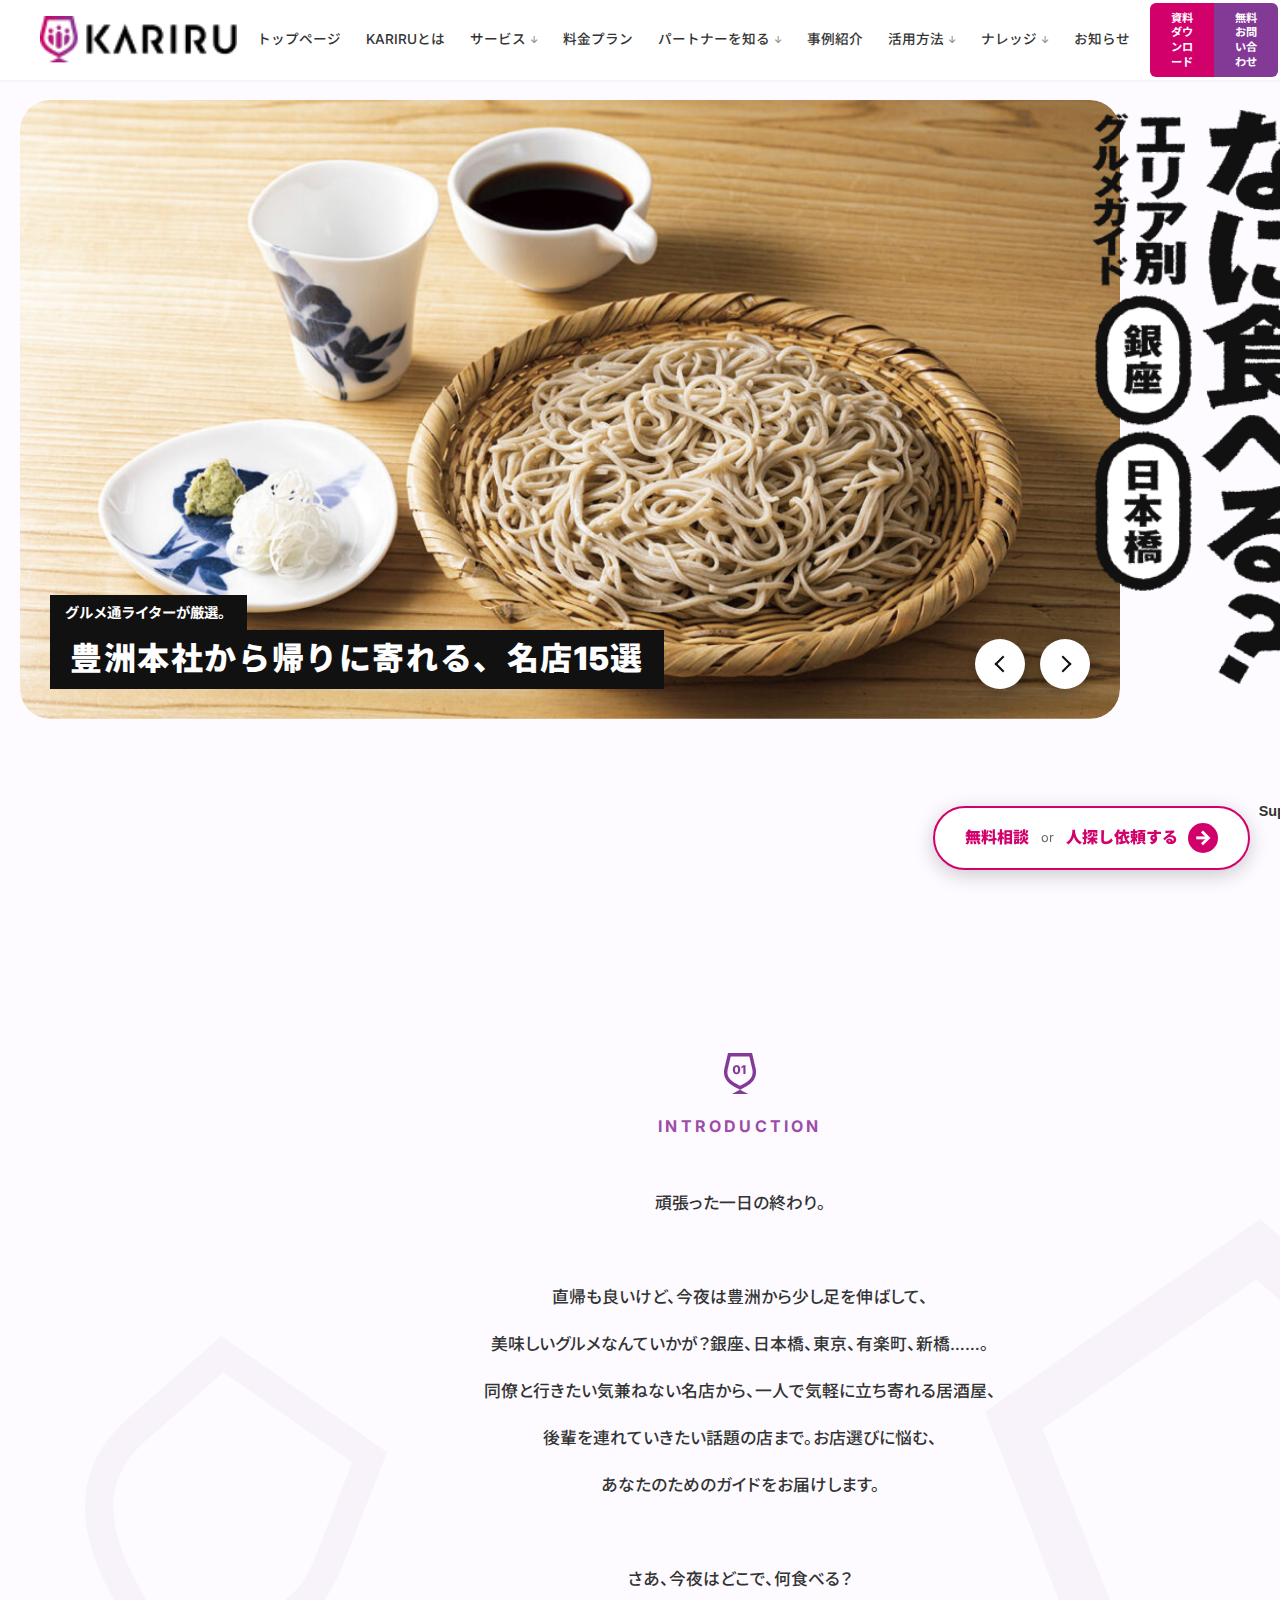
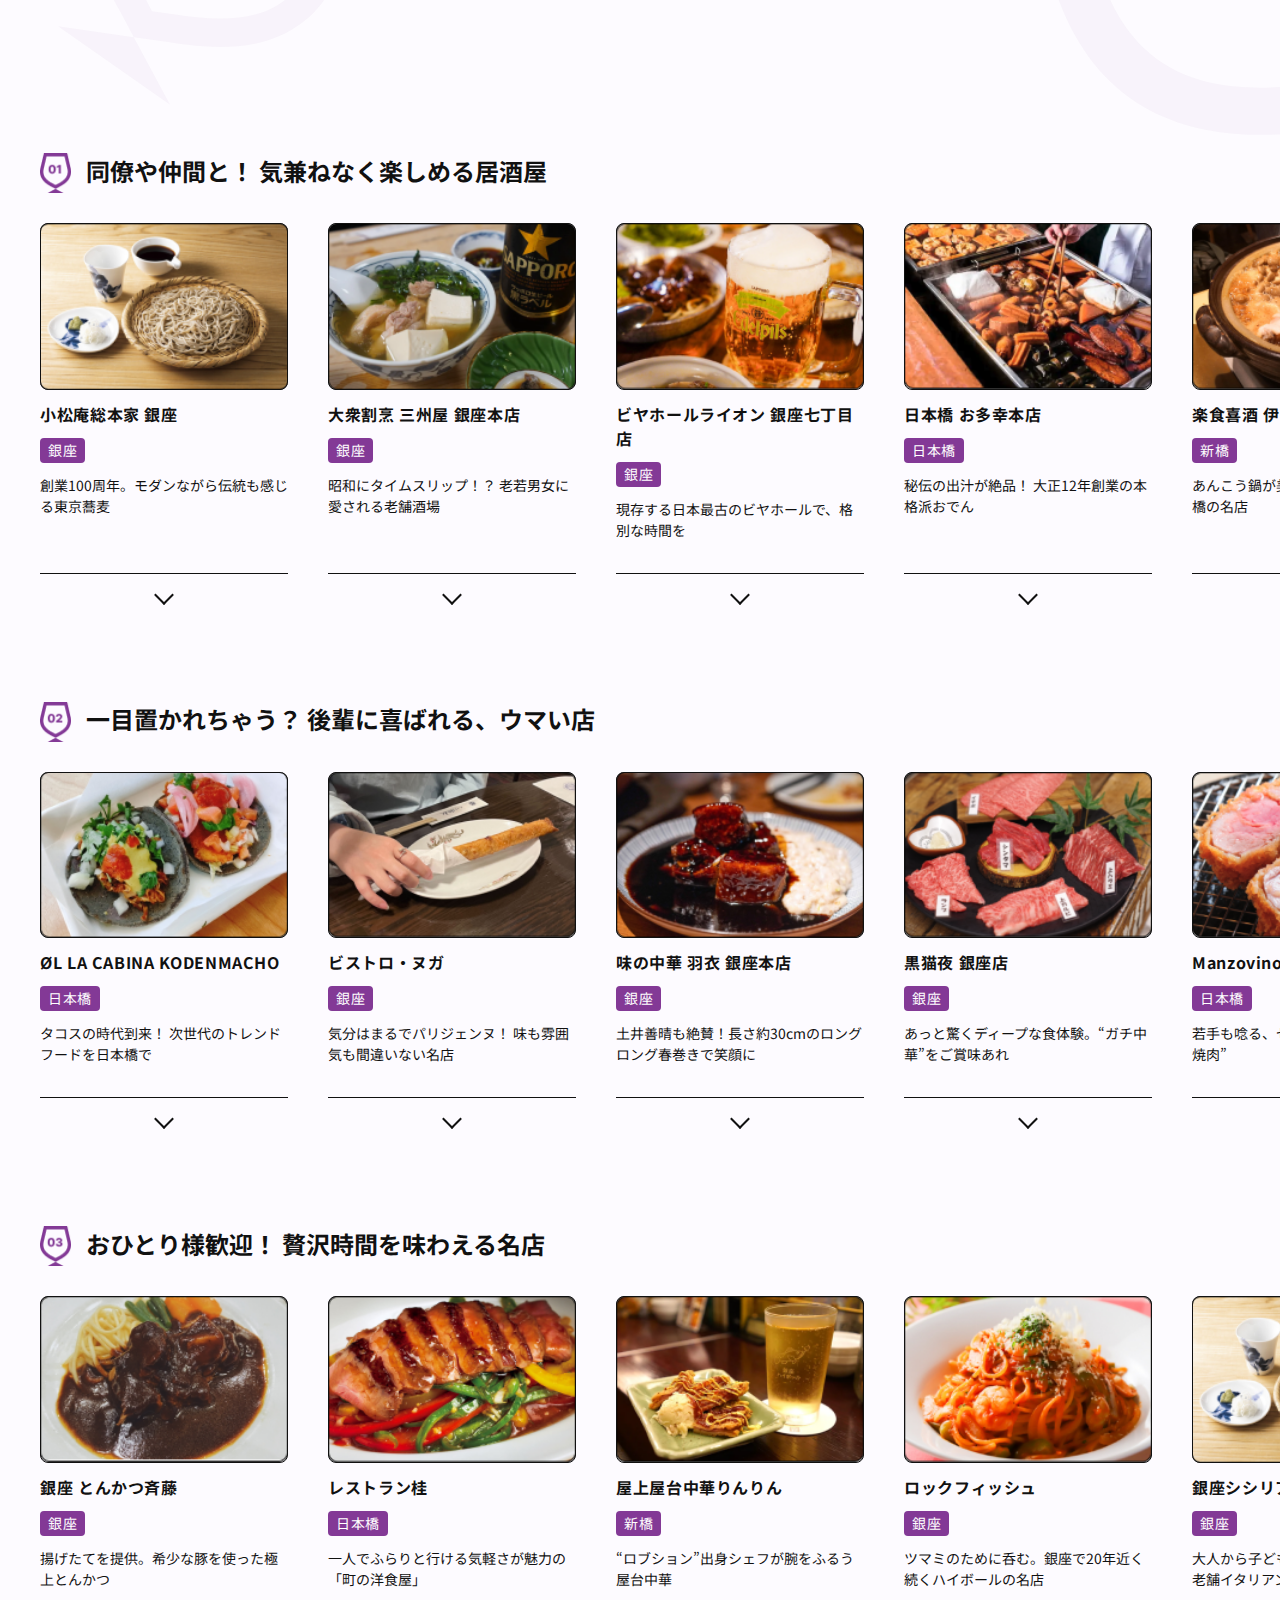
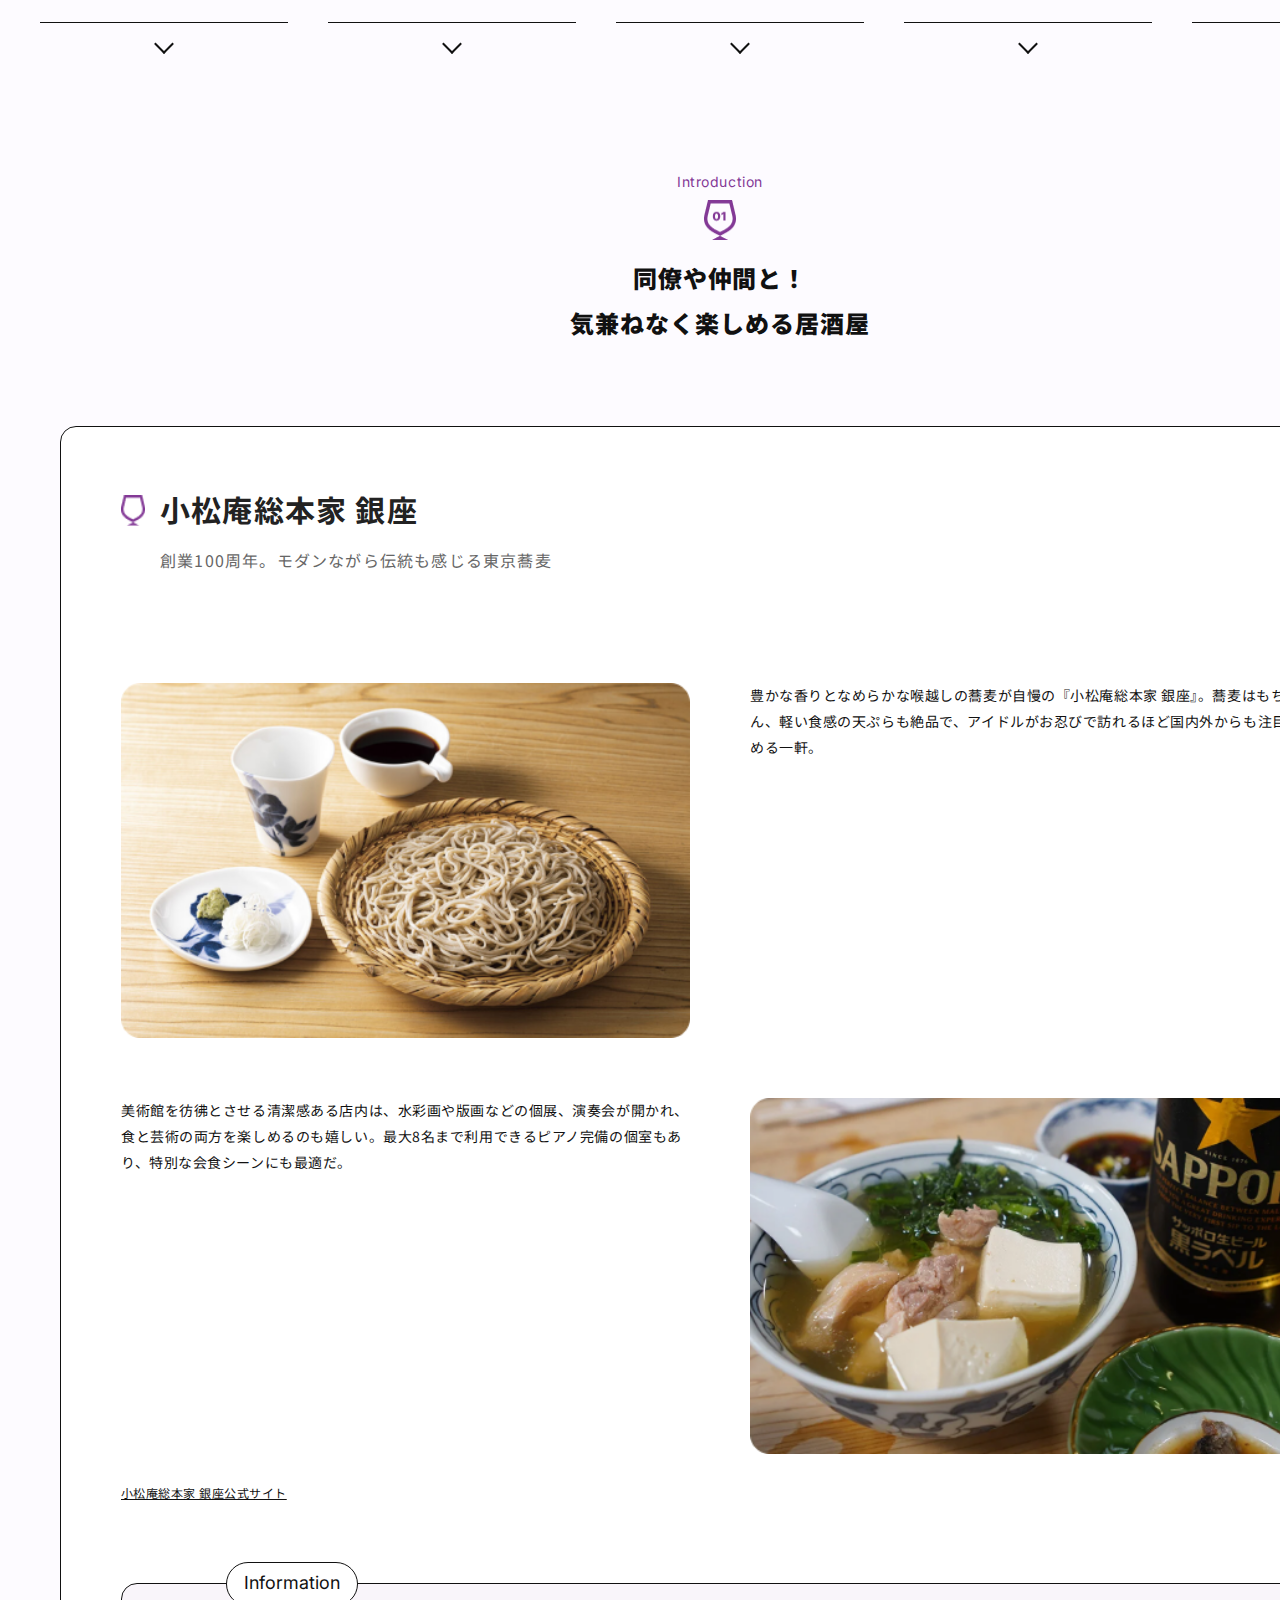
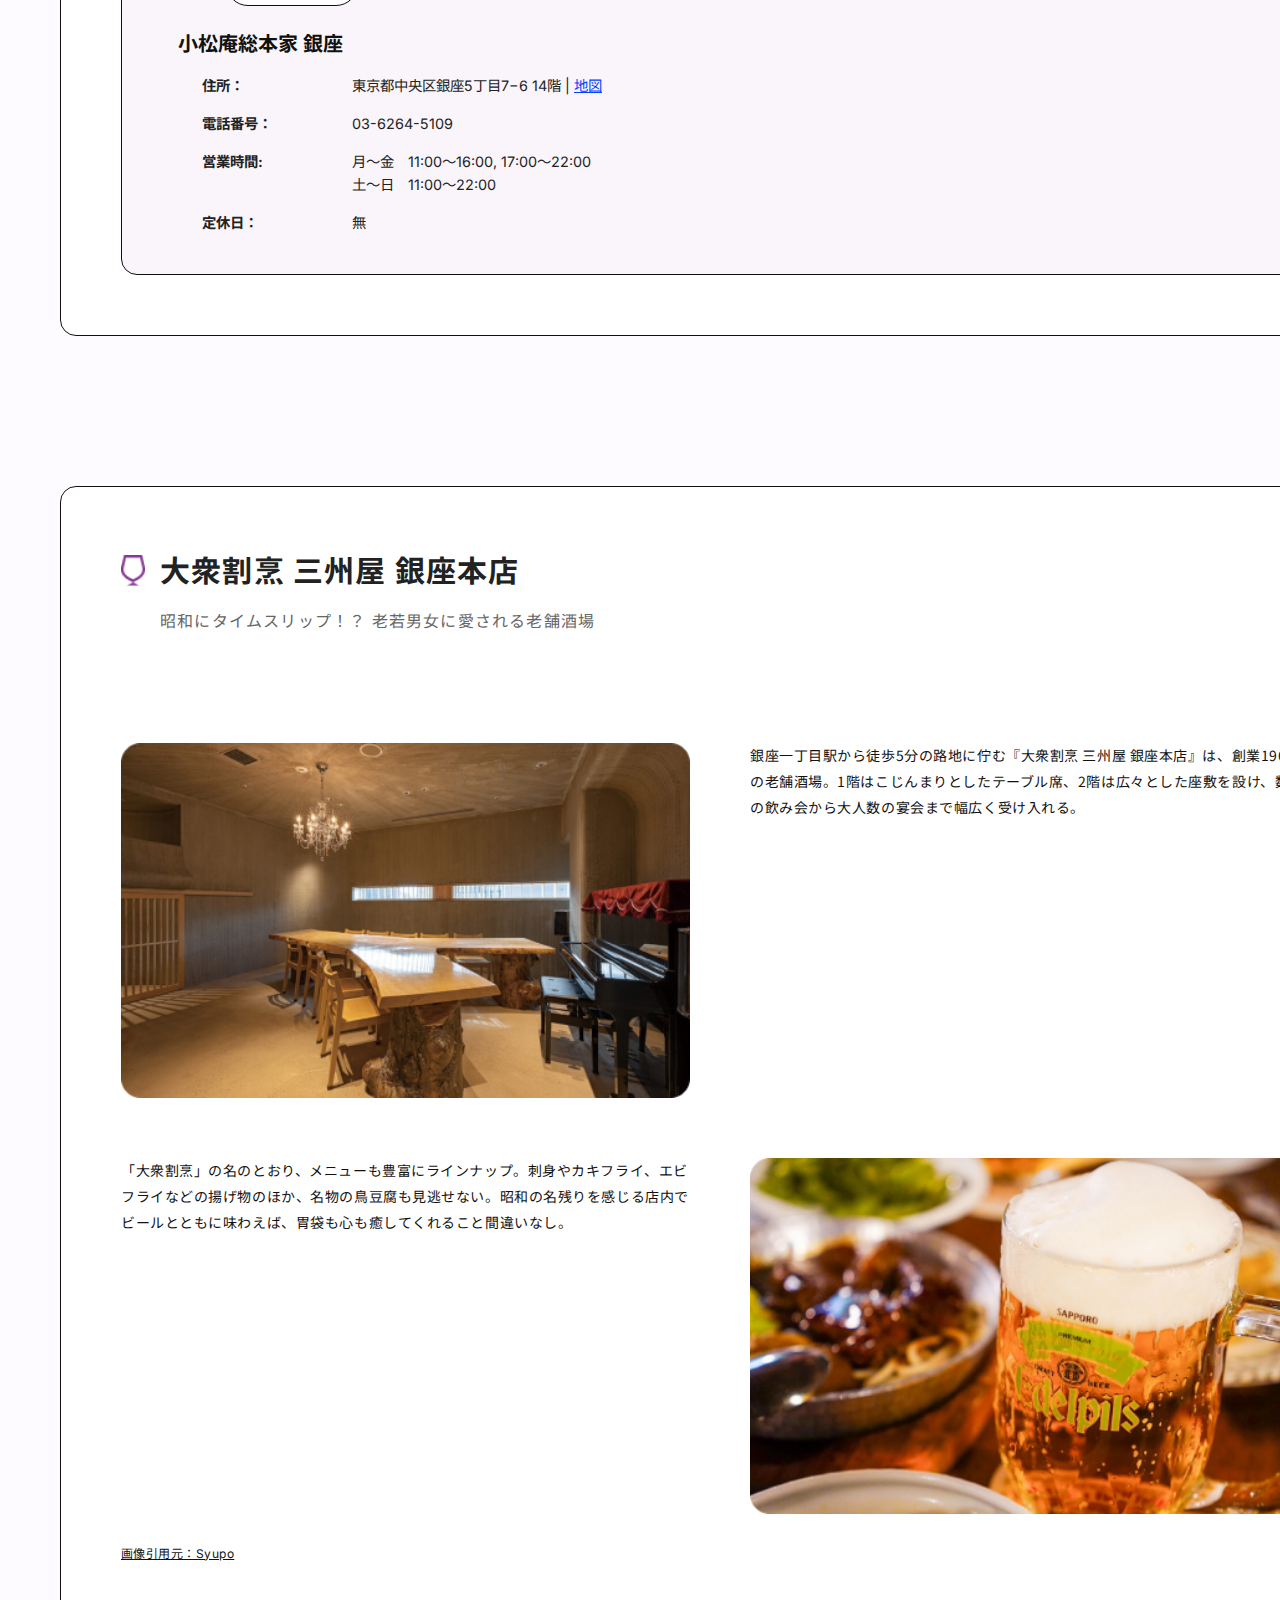
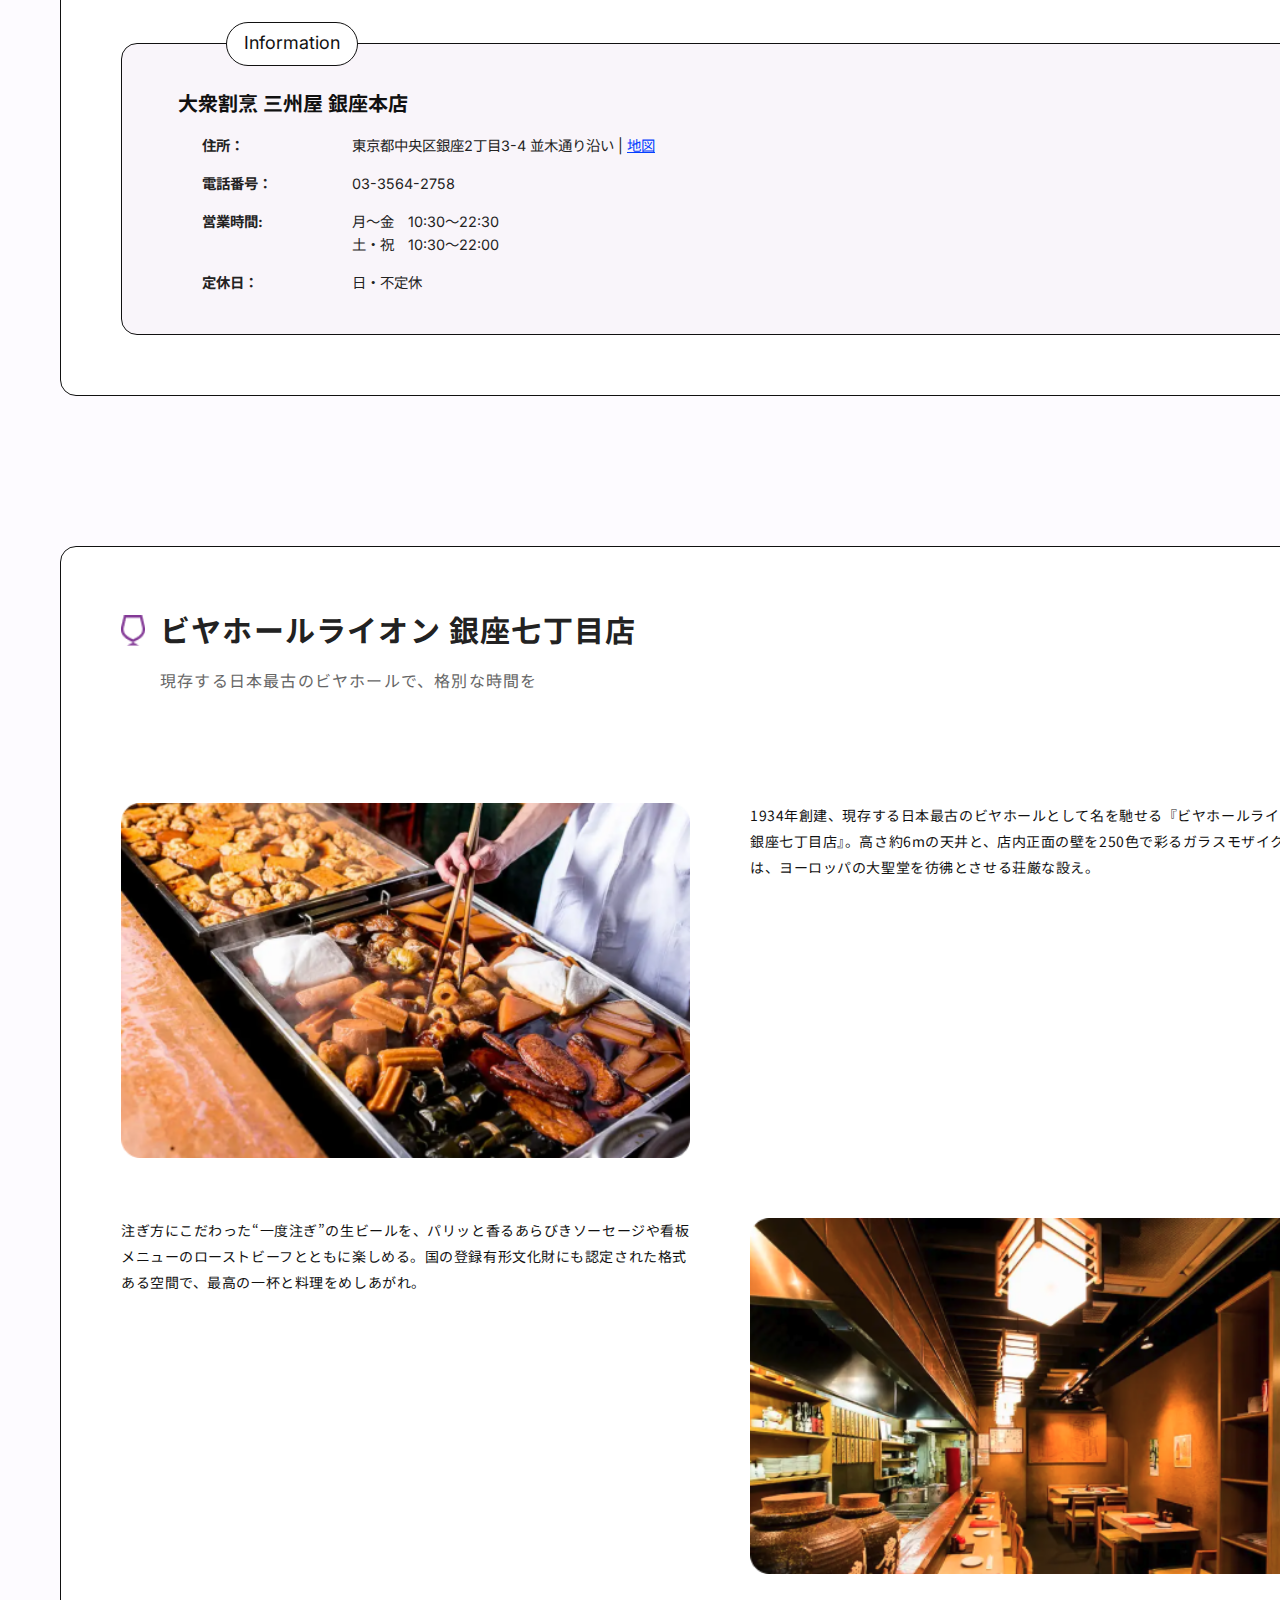
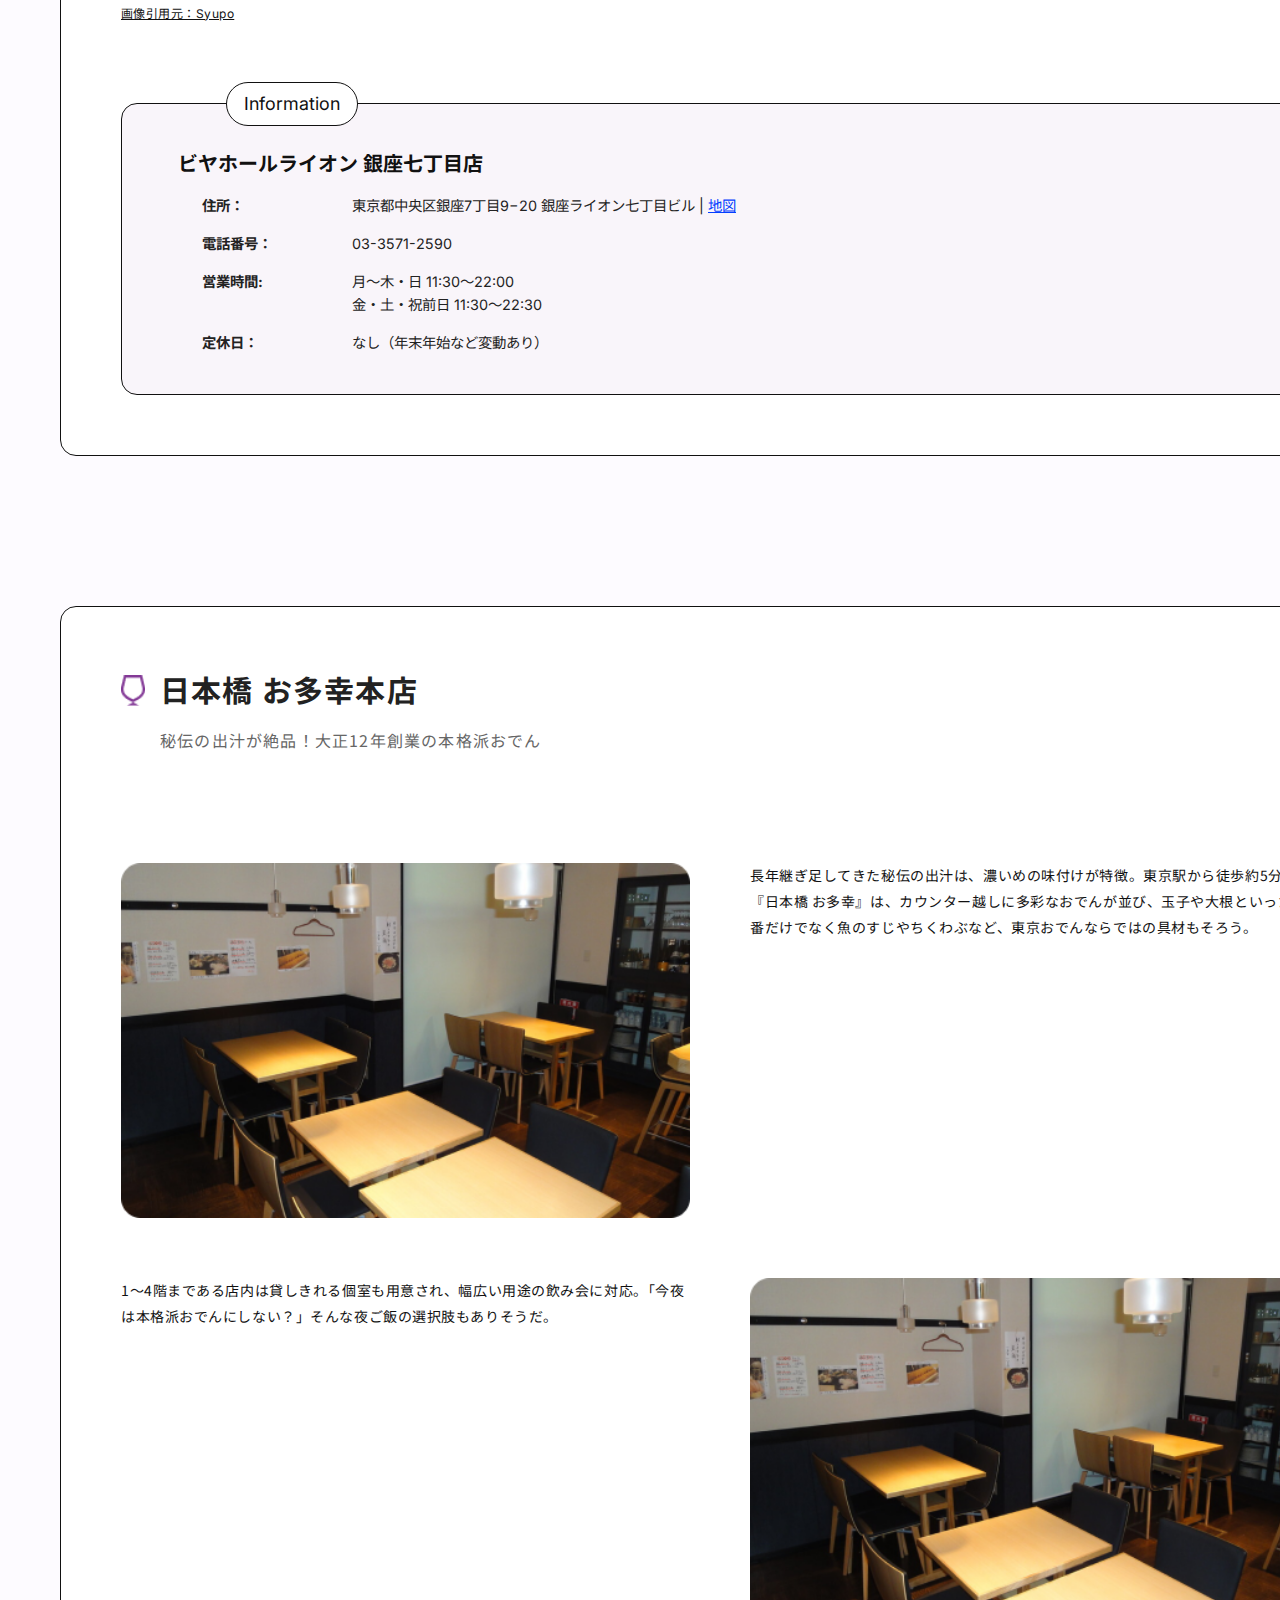
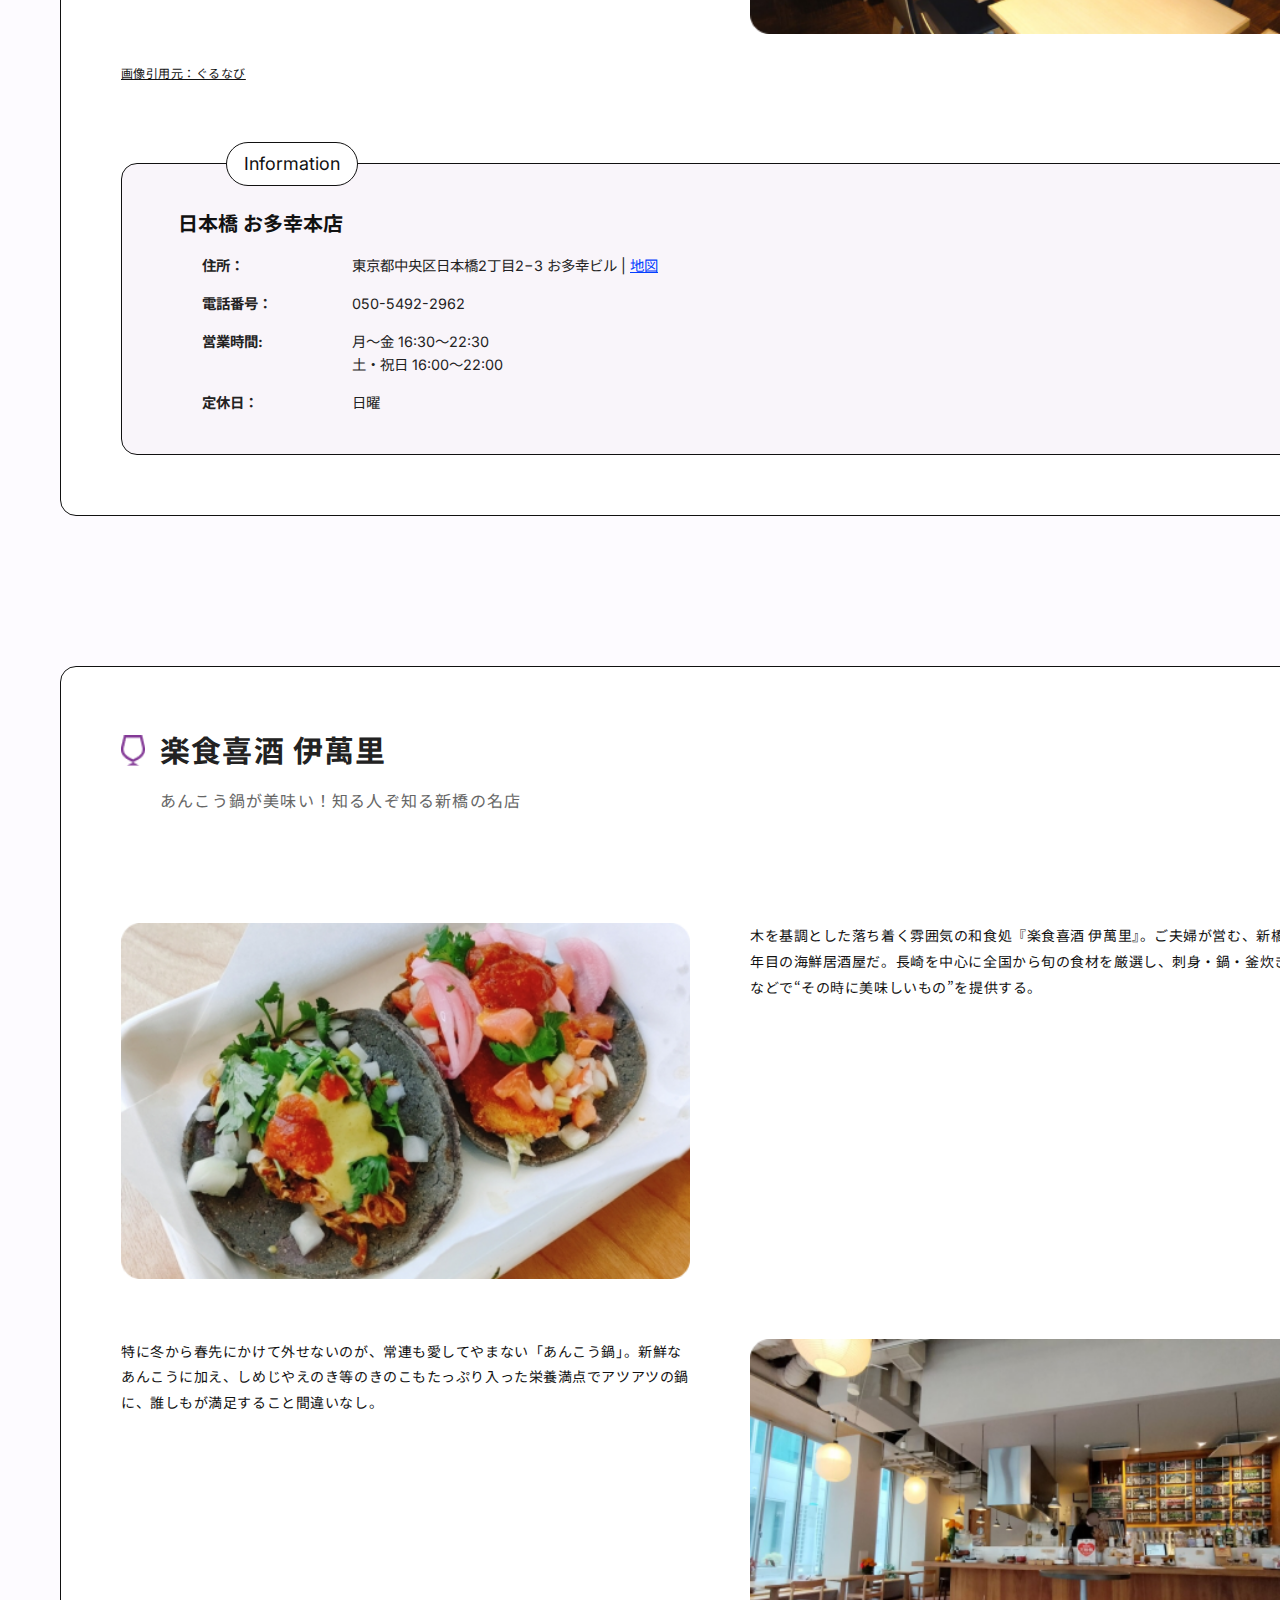
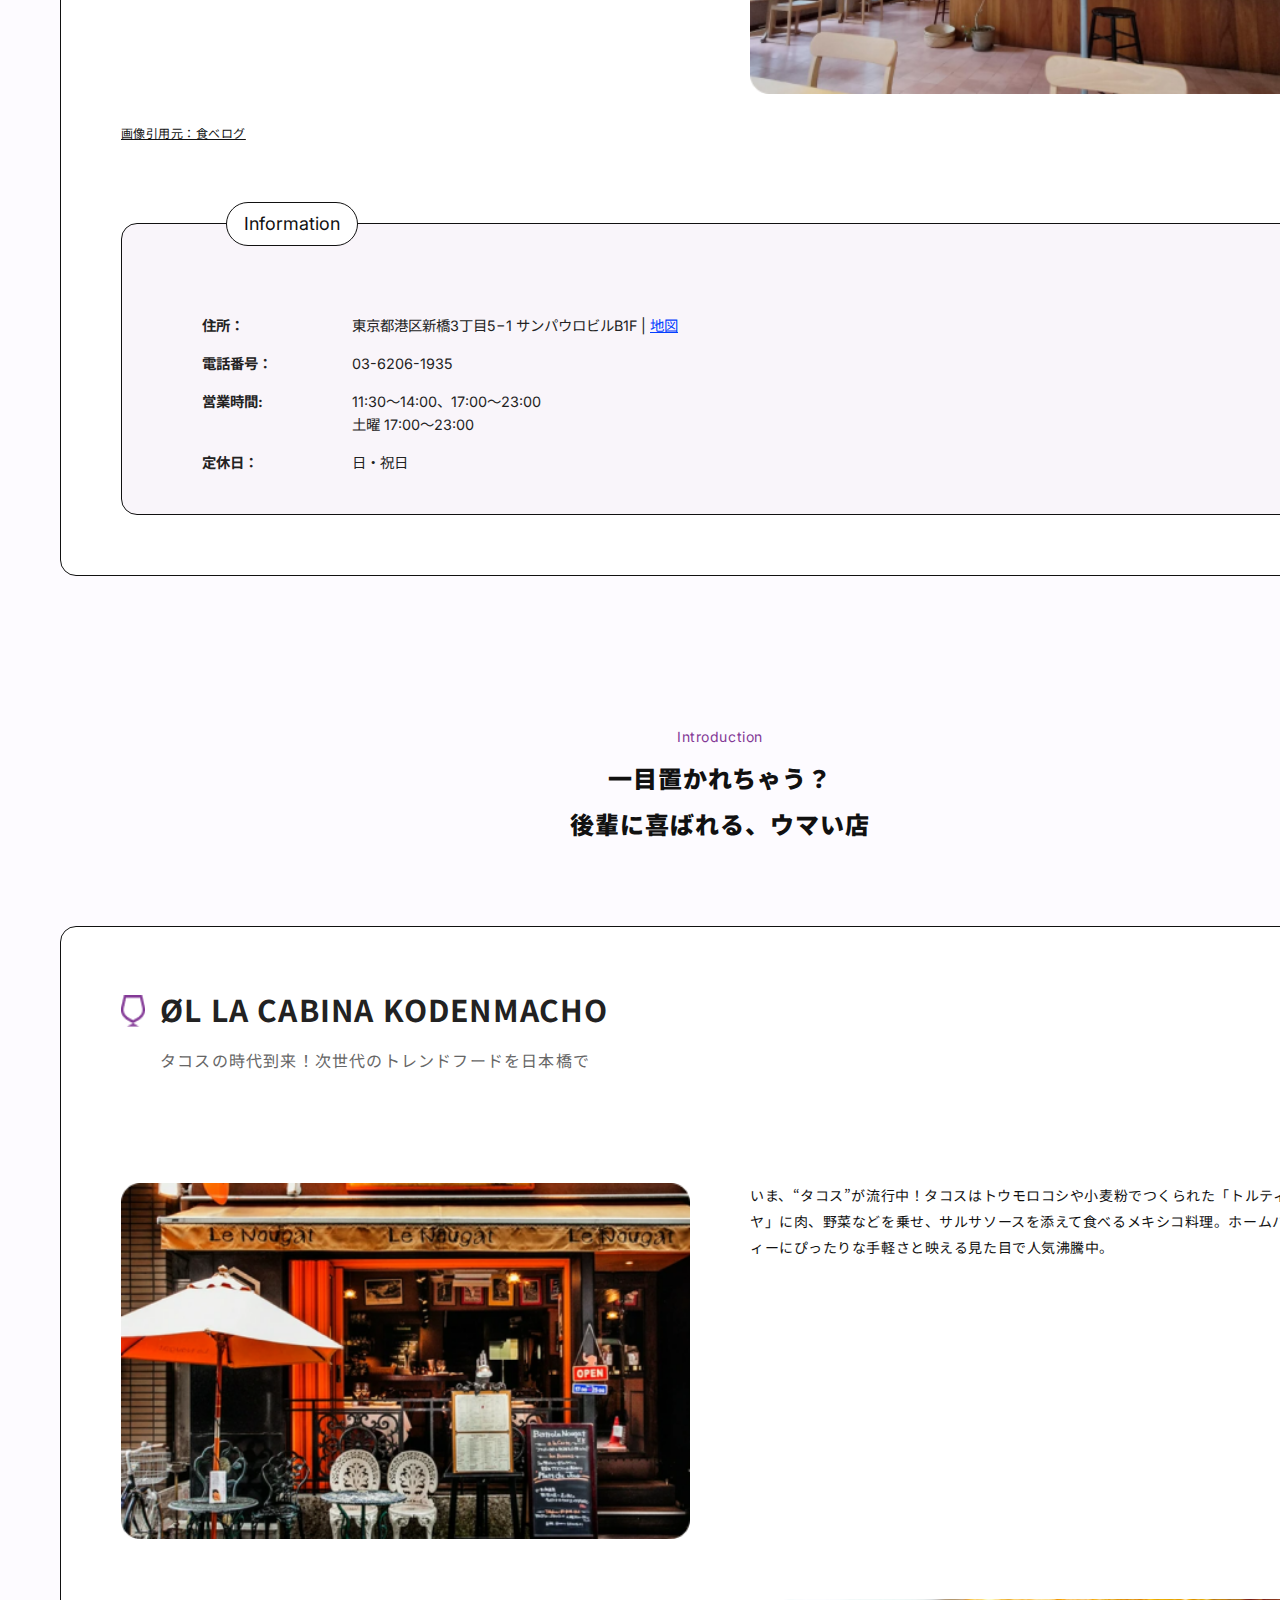
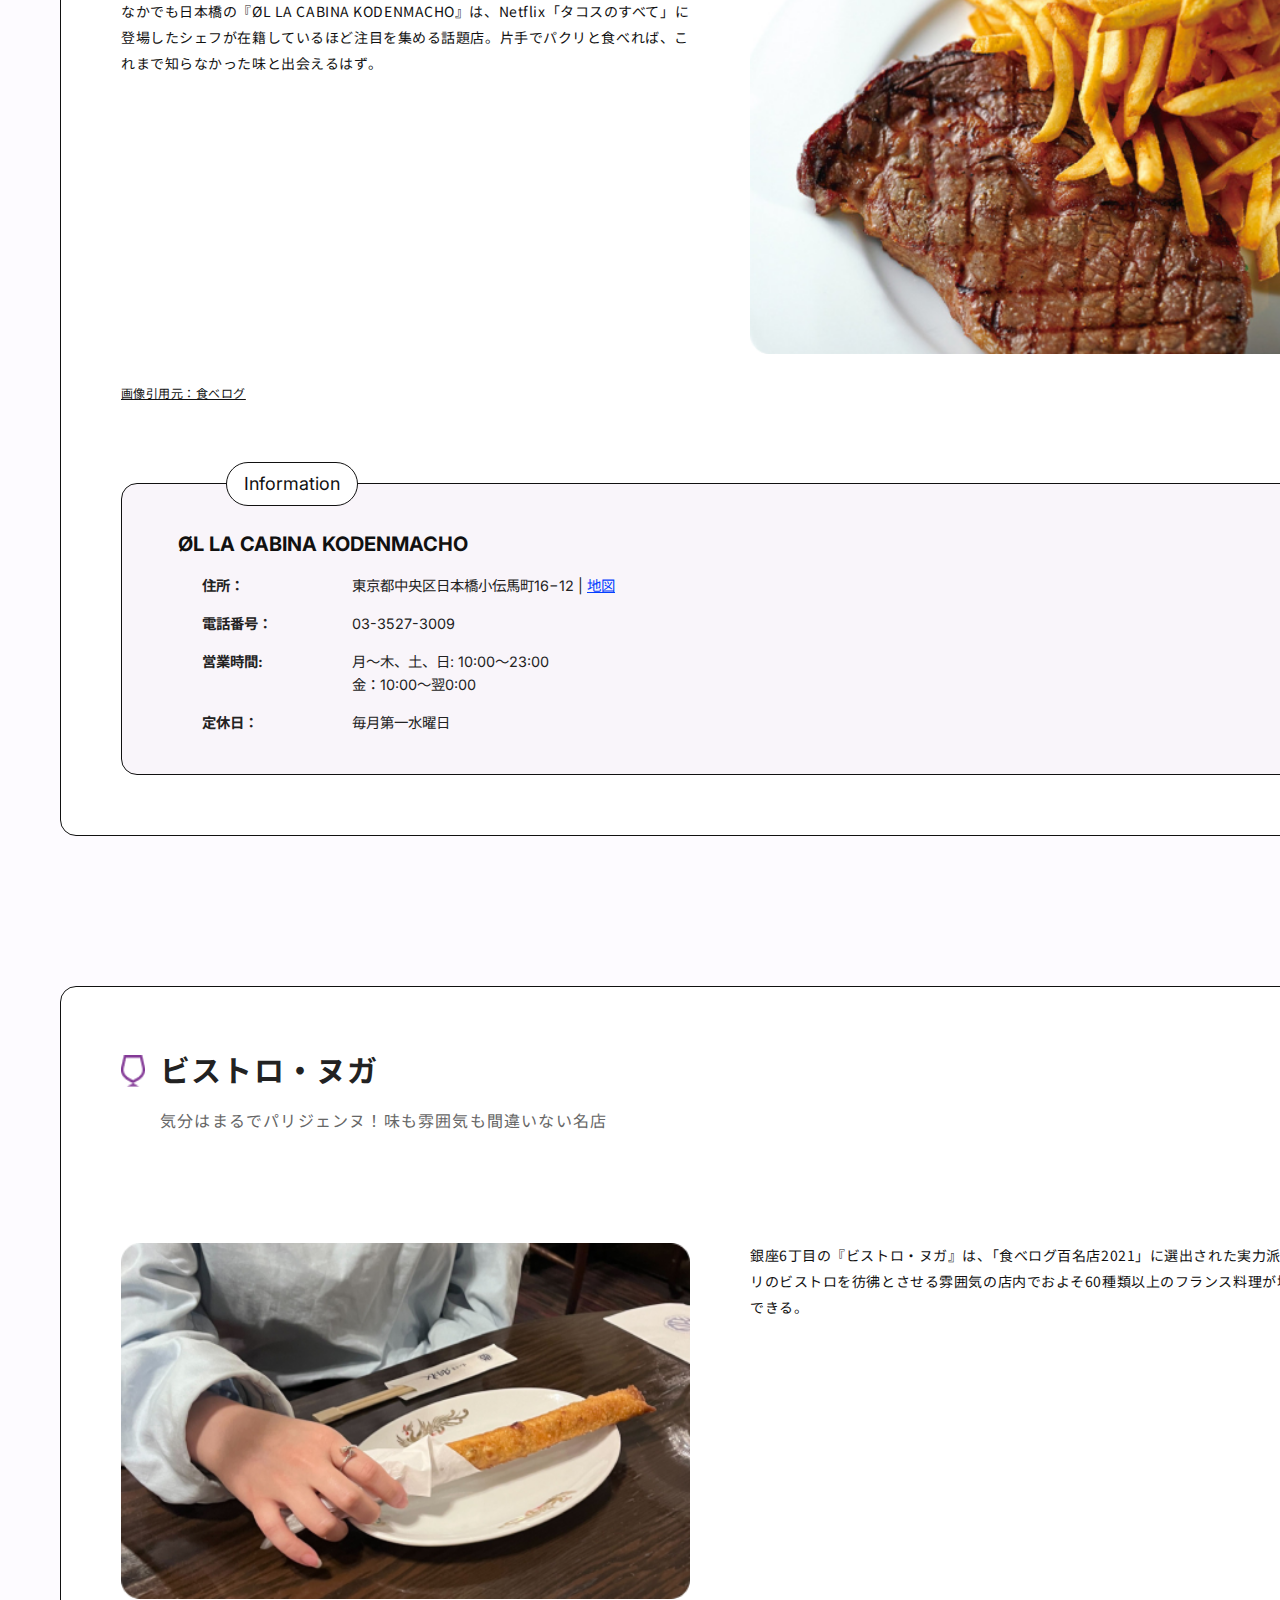
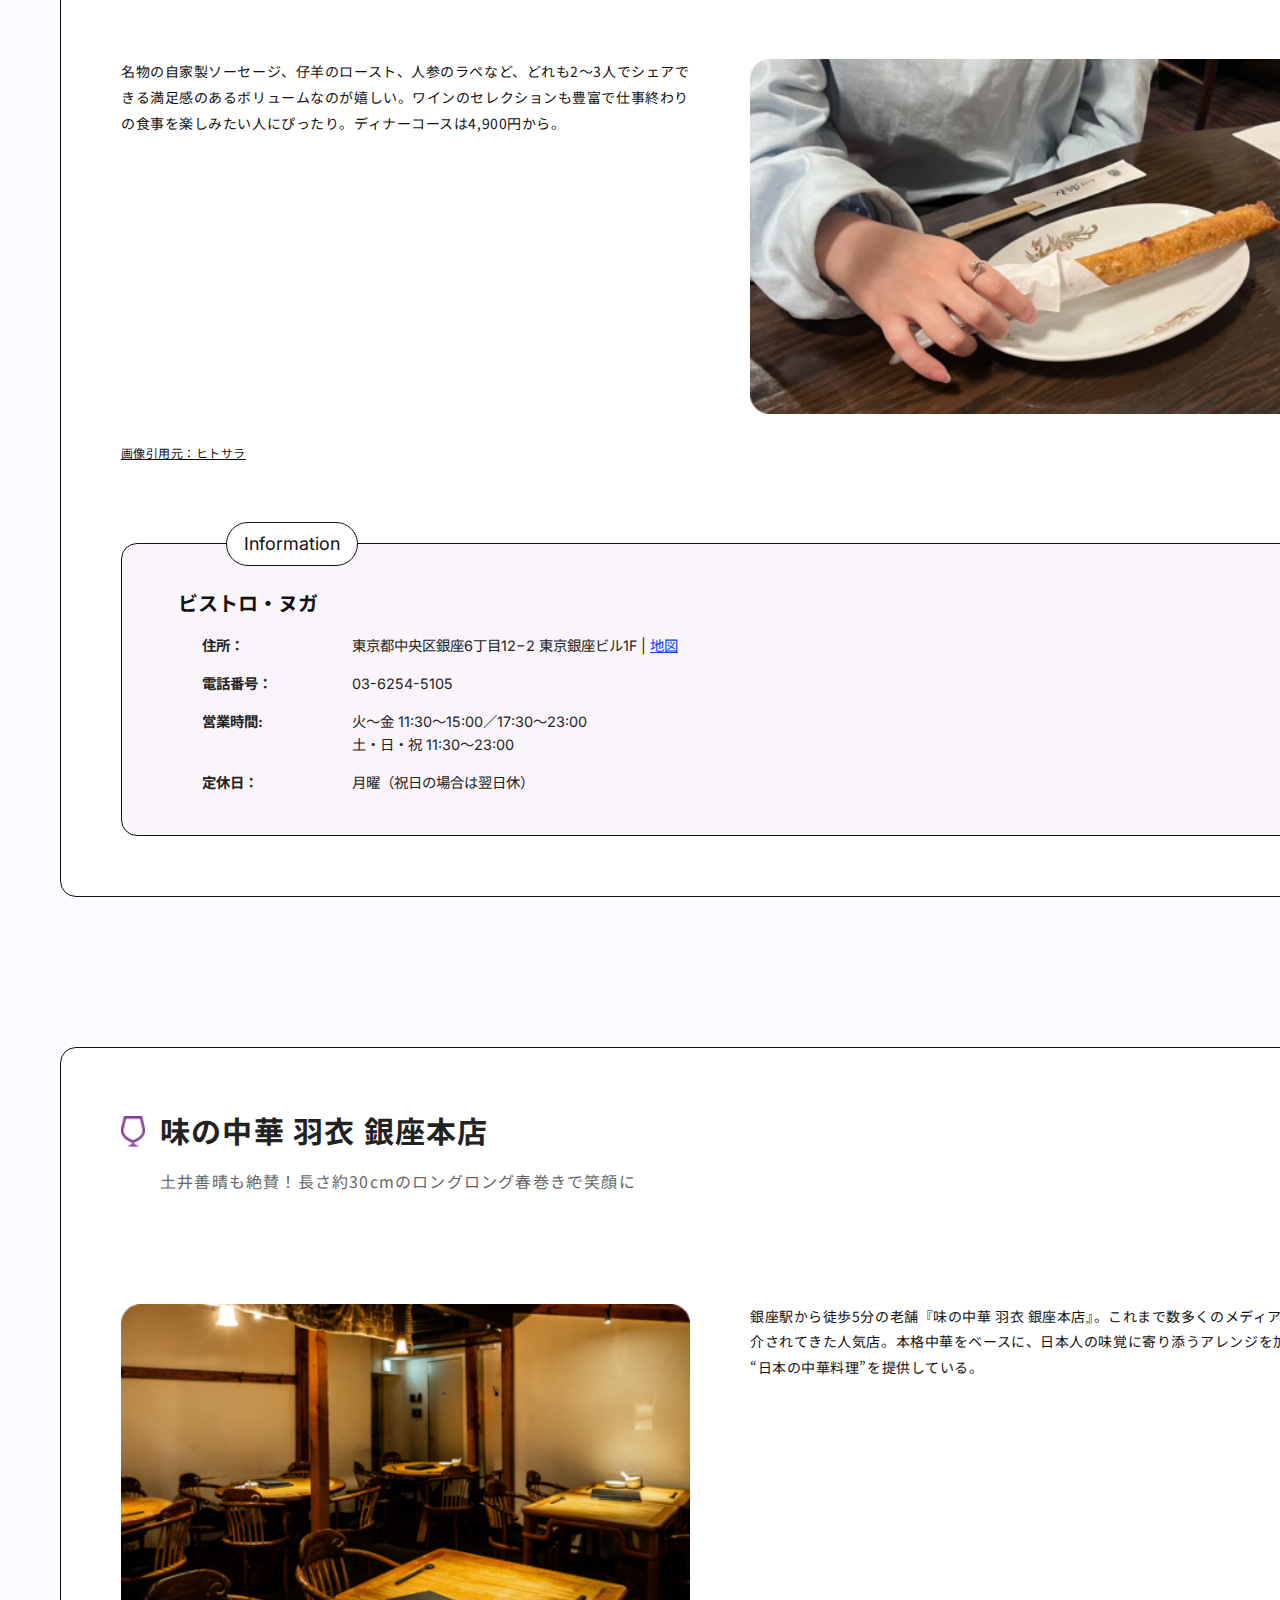
<file: index.html>
<!DOCTYPE html>
<html lang="ja">

<head>
    <meta charset="UTF-8">
    <meta name="viewport" content="width=device-width, initial-scale=1.0">
    <title>豊洲本社から帰りに寄れる、名店15選 | グルメ通ライター厳選</title>
    <meta name="description"
        content="頑張った一日の終わりに。豊洲から少し足を伸ばして、銀座、日本橋、東京、有楽町、新橋の美味しいグルメを楽しみませんか？同僚、後輩、おひとり様までシーン別に厳選した15の名店ガイド。">

    <!-- Google Fonts -->
    <link rel="preconnect" href="https://fonts.googleapis.com">
    <link rel="preconnect" href="https://fonts.gstatic.com" crossorigin>
    <link
        href="https://fonts.googleapis.com/css2?family=Inter:wght@400;700;900&family=Noto+Sans+JP:wght@400;700;900&display=swap"
        rel="stylesheet">

    <link rel="stylesheet" href="styles.css">
</head>

<body>

    <header>
        <div class="header-inner">
            <div class="header-logo">
                <img src="images/logo.png" alt="KARIRU" class="header-logo-img">
            </div>

            <nav class="header-nav">
                <ul class="nav-links">
                    <li>トップページ</li>
                    <li>KARIRUとは</li>
                    <li>サービス <span class="nav-arrow">↓</span></li>
                    <li>料金プラン</li>
                    <li>パートナーを知る <span class="nav-arrow">↓</span></li>
                    <li>事例紹介</li>
                    <li>活用方法 <span class="nav-arrow">↓</span></li>
                    <li>ナレッジ <span class="nav-arrow">↓</span></li>
                    <li>お知らせ</li>
                </ul>
            </nav>

            <div class="header-actions">
                <div class="cta-group">
                    <a href="#" class="btn-doc">資料<br>ダウンロード</a>
                    <a href="#" class="btn-contact">無料<br>お問い合わせ</a>
                </div>

                <div class="user-actions">
                    <div class="btn-mypage">マイページ</div>
                    <div class="btn-logout">ログアウト</div>
                </div>

                <div class="header-menu">
                    <div class="menu-icon-bars">
                        <div class="menu-bar"></div>
                        <div class="menu-bar"></div>
                        <div class="menu-bar"></div>
                    </div>
                    Menu
                </div>
            </div>
        </div>
    </header>

    <main class="container">

        <div class="hero-wrapper">
            <!-- Main Hero Image Area -->
            <div class="hero-main">
                <div class="hero-slider">
                    <img src="heros/Mask group (1).png" alt="Hero Slide 1" class="hero-slide active">
                    <img src="heros/Mask group (2).png" alt="Hero Slide 2" class="hero-slide">
                    <img src="heros/Mask group (3).png" alt="Hero Slide 3" class="hero-slide">
                    <img src="heros/Mask group (4).png" alt="Hero Slide 4" class="hero-slide">
                    <img src="heros/Mask group (5).png" alt="Hero Slide 5" class="hero-slide">
                </div>

                <!-- Text Overlays (Bottom Left) -->
                <div class="hero-text-group">
                    <div class="hero-label-box">
                        <span class="hero-label-text">グルメ通ライターが厳選。</span>
                    </div>
                    <div class="hero-title-box">
                        <h1 class="hero-title-text">豊洲本社から帰りに寄れる、名店15選</h1>
                    </div>
                </div>

                <!-- Nav Buttons (Bottom Right Overlay) -->
                <div class="nav-buttons">
                    <div class="nav-btn prev"></div>
                    <div class="nav-btn next"></div>
                </div>
            </div>

            <!-- Right Sidebar (Text & Supported By) -->
            <div class="hero-sidebar">
                <!-- Main Hero Text Image -->
                <img src="images/hero-text.png" alt="Area Gourmet Guide: Ginza & All - What to eat tonight?"
                    class="hero-text-art">

                <!-- Supported By Section -->
                <div class="hero-supported">
                    <span>Supported by</span>
                    <img src="images/logo.png" alt="KARIRU" class="supported-logo-img">
                </div>
            </div>
        </div>

        <!-- Introduction -->
        <section class="introduction">
            <!-- Background Shapes (using img tags for natural size) -->
            <img src="images/Vector.svg" class="intro-bg-shape shape-left" alt="">
            <img src="images/Vector (1).svg" class="intro-bg-shape shape-right" alt="">

            <div class="container">
                <div class="intro-icon-wrapper">
                    <img src="images/Component 10.png" alt="Intro" class="intro-icon-img">
                    <span class="intro-label">Introduction</span>
                </div>

                <p class="intro-text">
                    頑張った一日の終わり。<br /><br />
                    直帰も良いけど、今夜は豊洲から少し足を伸ばして、<br />
                    美味しいグルメなんていかが？銀座、日本橋、東京、有楽町、新橋……。<br />
                    同僚と行きたい気兼ねない名店から、一人で気軽に立ち寄れる居酒屋、<br />
                    後輩を連れていきたい話題の店まで。お店選びに悩む、<br />
                    あなたのためのガイドをお届けします。<br /><br />
                    さあ、今夜はどこで、何食べる？
                </p>
            </div>
        </section>

        <!-- Category 1: Izakaya -->
        <section class="category-section" id="izakaya">
            <div class="container">
                <div class="section-header">
                    <img src="images/Component 10.png" alt="01" class="section-icon-img">
                    <h2 class="section-title">同僚や仲間と！ 気兼ねなく楽しめる居酒屋</h2>
                </div>

                <div class="shop-grid">
                    <!-- Shop 1 -->
                    <div class="shop-card">
                        <div class="card-img-wrapper">
                            <img src="product/Frame 3.png" alt="小松庵総本家 銀座" class="card-img">
                        </div>
                        <h3 class="card-name">小松庵総本家 銀座</h3>
                        <span class="card-tag">銀座</span>
                        <p class="card-desc">創業100周年。モダンながら伝統も感じる東京蕎麦</p>
                        <div class="card-footer">
                            <div class="card-divider-dot"></div>
                            <div class="card-arrow-icon"></div>
                        </div>
                    </div>

                    <!-- Shop 2 -->
                    <div class="shop-card">
                        <div class="card-img-wrapper">
                            <img src="product/Frame 3 (1).png" alt="大衆割烹 三州屋 銀座本店" class="card-img">
                        </div>
                        <h3 class="card-name">大衆割烹 三州屋 銀座本店</h3>
                        <span class="card-tag">銀座</span>
                        <p class="card-desc">昭和にタイムスリップ！？ 老若男女に愛される老舗酒場</p>
                        <div class="card-footer">
                            <div class="card-divider-dot"></div>
                            <div class="card-arrow-icon"></div>
                        </div>
                    </div>

                    <!-- Shop 3 -->
                    <div class="shop-card">
                        <div class="card-img-wrapper">
                            <img src="product/Frame 3 (2).png" alt="ビヤホールライオン 銀座七丁目店" class="card-img">
                        </div>
                        <h3 class="card-name">ビヤホールライオン 銀座七丁目店</h3>
                        <span class="card-tag">銀座</span>
                        <p class="card-desc">現存する日本最古のビヤホールで、格別な時間を</p>
                        <div class="card-footer">
                            <div class="card-divider-dot"></div>
                            <div class="card-arrow-icon"></div>
                        </div>
                    </div>

                    <!-- Shop 4 -->
                    <div class="shop-card">
                        <div class="card-img-wrapper">
                            <img src="product/Frame 3 (3).png" alt="日本橋 お多幸本店" class="card-img">
                        </div>
                        <h3 class="card-name">日本橋 お多幸本店</h3>
                        <span class="card-tag">日本橋</span>
                        <p class="card-desc">秘伝の出汁が絶品！ 大正12年創業の本格派おでん</p>
                        <div class="card-footer">
                            <div class="card-divider-dot"></div>
                            <div class="card-arrow-icon"></div>
                        </div>
                    </div>

                    <!-- Shop 5 -->
                    <div class="shop-card">
                        <div class="card-img-wrapper">
                            <img src="product/Frame 3 (4).png" alt="楽食喜酒 伊萬里" class="card-img">
                        </div>
                        <h3 class="card-name">楽食喜酒 伊萬里</h3>
                        <span class="card-tag">新橋</span>
                        <p class="card-desc">あんこう鍋が美味い！ 知る人ぞ知る新橋の名店</p>
                        <div class="card-footer">
                            <div class="card-divider-dot"></div>
                            <div class="card-arrow-icon"></div>
                        </div>
                    </div>
                </div>
            </div>
        </section>

        <!-- Category 2: Junior-friendly -->
        <section class="category-section" id="junior">
            <div class="container">
                <div class="section-header">
                    <img src="images/Component 11.png" alt="02" class="section-icon-img">
                    <h2 class="section-title">一目置かれちゃう？ 後輩に喜ばれる、ウマい店</h2>
                </div>
                <div class="shop-grid">
                    <!-- Shop 1 -->
                    <div class="shop-card">
                        <div class="card-img-wrapper">
                            <img src="product/Frame 3 (5).png" alt="ØL LA CABINA KODENMACHO" class="card-img">
                        </div>
                        <h3 class="card-name">ØL LA CABINA KODENMACHO</h3>
                        <span class="card-tag">日本橋</span>
                        <p class="card-desc">タコスの時代到来！ 次世代のトレンドフードを日本橋で</p>
                        <div class="card-footer">
                            <div class="card-divider-dot"></div>
                            <div class="card-arrow-icon"></div>
                        </div>
                    </div>

                    <!-- Shop 2 -->
                    <div class="shop-card">
                        <div class="card-img-wrapper">
                            <img src="product/Frame 3 (6).png" alt="ビストロ・ヌガ" class="card-img">
                        </div>
                        <h3 class="card-name">ビストロ・ヌガ</h3>
                        <span class="card-tag">銀座</span>
                        <p class="card-desc">気分はまるでパリジェンヌ！ 味も雰囲気も間違いない名店</p>
                        <div class="card-footer">
                            <div class="card-divider-dot"></div>
                            <div class="card-arrow-icon"></div>
                        </div>
                    </div>

                    <!-- Shop 3 -->
                    <div class="shop-card">
                        <div class="card-img-wrapper">
                            <img src="product/Frame 3 (7).png" alt="味の中華 羽衣 銀座本店" class="card-img">
                        </div>
                        <h3 class="card-name">味の中華 羽衣 銀座本店</h3>
                        <span class="card-tag">銀座</span>
                        <p class="card-desc">土井善晴も絶賛！長さ約30cmのロングロング春巻きで笑顔に</p>
                        <div class="card-footer">
                            <div class="card-divider-dot"></div>
                            <div class="card-arrow-icon"></div>
                        </div>
                    </div>

                    <!-- Shop 4 -->
                    <div class="shop-card">
                        <div class="card-img-wrapper">
                            <img src="product/Frame 3 (8).png" alt="黒猫夜 銀座店" class="card-img">
                        </div>
                        <h3 class="card-name">黒猫夜 銀座店</h3>
                        <span class="card-tag">銀座</span>
                        <p class="card-desc">あっと驚くディープな食体験。“ガチ中華”をご賞味あれ</p>
                        <div class="card-footer">
                            <div class="card-divider-dot"></div>
                            <div class="card-arrow-icon"></div>
                        </div>
                    </div>

                    <!-- Shop 5 -->
                    <div class="shop-card">
                        <div class="card-img-wrapper">
                            <img src="product/Frame 3 (9).png" alt="Manzovino" class="card-img">
                        </div>
                        <h3 class="card-name">Manzovino</h3>
                        <span class="card-tag">日本橋</span>
                        <p class="card-desc">若手も唸る、センス抜群な“イタリアン焼肉”</p>
                        <div class="card-footer">
                            <div class="card-divider-dot"></div>
                            <div class="card-arrow-icon"></div>
                        </div>
                    </div>
                </div>
            </div>
        </section>

        <!-- Category 3: Solo dining -->
        <section class="category-section" id="solo">
            <div class="container">
                <div class="section-header">
                    <img src="images/Component 12.png" alt="03" class="section-icon-img">
                    <h2 class="section-title">おひとり様歓迎！ 贅沢時間を味わえる名店</h2>
                </div>
                <div class="shop-grid">
                    <!-- Shop 1 -->
                    <div class="shop-card">
                        <div class="card-img-wrapper">
                            <img src="product/Frame 3 (10).png" alt="銀座 とんかつ斉藤" class="card-img">
                        </div>
                        <h3 class="card-name">銀座 とんかつ斉藤</h3>
                        <span class="card-tag">銀座</span>
                        <p class="card-desc">揚げたてを提供。希少な豚を使った極上とんかつ</p>
                        <div class="card-footer">
                            <div class="card-divider-dot"></div>
                            <div class="card-arrow-icon"></div>
                        </div>
                    </div>

                    <!-- Shop 2 -->
                    <div class="shop-card">
                        <div class="card-img-wrapper">
                            <img src="product/Frame 3 (11).png" alt="レストラン桂" class="card-img">
                        </div>
                        <h3 class="card-name">レストラン桂</h3>
                        <span class="card-tag">日本橋</span>
                        <p class="card-desc">一人でふらりと行ける気軽さが魅力の「町の洋食屋」</p>
                        <div class="card-footer">
                            <div class="card-divider-dot"></div>
                            <div class="card-arrow-icon"></div>
                        </div>
                    </div>

                    <!-- Shop 3 -->
                    <div class="shop-card">
                        <div class="card-img-wrapper">
                            <img src="product/Frame 3 (12).png" alt="屋上屋台中華りんりん" class="card-img">
                        </div>
                        <h3 class="card-name">屋上屋台中華りんりん</h3>
                        <span class="card-tag">新橋</span>
                        <p class="card-desc">“ロブション”出身シェフが腕をふるう屋台中華</p>
                        <div class="card-footer">
                            <div class="card-divider-dot"></div>
                            <div class="card-arrow-icon"></div>
                        </div>
                    </div>

                    <!-- Shop 4 -->
                    <div class="shop-card">
                        <div class="card-img-wrapper">
                            <img src="product/Frame 3 (13).png" alt="ロックフィッシュ" class="card-img">
                        </div>
                        <h3 class="card-name">ロックフィッシュ</h3>
                        <span class="card-tag">銀座</span>
                        <p class="card-desc">ツマミのために呑む。銀座で20年近く続くハイボールの名店</p>
                        <div class="card-footer">
                            <div class="card-divider-dot"></div>
                            <div class="card-arrow-icon"></div>
                        </div>
                    </div>

                    <!-- Shop 5 (Reusing logic, maybe reuse Frame 3.png or Frame 3 (1).png) -->
                    <div class="shop-card">
                        <div class="card-img-wrapper">
                            <img src="product/Frame 3.png" alt="銀座シシリア" class="card-img">
                        </div>
                        <h3 class="card-name">銀座シシリア</h3>
                        <span class="card-tag">銀座</span>
                        <p class="card-desc">大人から子どもまで、幅広く愛される老舗イタリアン</p>
                        <div class="card-footer">
                            <div class="card-divider-dot"></div>
                            <div class="card-arrow-icon"></div>
                        </div>
                    </div>
                </div>
            </div>
        </section>

        <!-- Detailed Shop Information Sections -->

        <!-- Category 1 Details: Izakaya -->
        <section class="shop-detail-section" id="izakaya-details">
            <div class="container">
                <div class="shop-detail-header">
                    <div class="detail-intro-label">Introduction</div>
                    <img src="images/Component 10.png" alt="01" class="section-icon-img"
                        style="display:block; margin: 0 auto 15px;">
                    <h2 class="detail-section-title">同僚や仲間と！<br>気兼ねなく楽しめる居酒屋</h2>
                </div>

                <div class="shop-detail-list">
                    <!-- Shop 1 -->
                    <article class="shop-detail-card">
                        <div class="detail-number">/ 01</div>
                        <div class="detail-main-title">
                            <img src="images/glass.png" alt="icon" class="detail-title-icon">
                            <div>
                                小松庵総本家 銀座<br>
                                <span
                                    style="font-size: 1rem; color: #666; font-weight: 400;">創業100周年。モダンながら伝統も感じる東京蕎麦</span>
                            </div>
                        </div>

                        <div class="detail-row">
                            <img src="feature/Mask group.png" alt="小松庵総本家 銀座" class="detail-img">
                            <p class="detail-text">
                                豊かな香りとなめらかな喉越しの蕎麦が自慢の『小松庵総本家 銀座』。蕎麦はもちろん、軽い食感の天ぷらも絶品で、アイドルがお忍びで訪れるほど国内外からも注目を集める一軒。
                            </p>
                        </div>

                        <div class="detail-row reverse">
                            <img src="feature/Mask group (1).png" alt="店内" class="detail-img">
                            <p class="detail-text">
                                美術館を彷彿とさせる清潔感ある店内は、水彩画や版画などの個展、演奏会が開かれ、食と芸術の両方を楽しめるのも嬉しい。最大8名まで利用できるピアノ完備の個室もあり、特別な会食シーンにも最適だ。
                            </p>
                        </div>

                        <div class="detail-link-row">
                            <a href="#" class="detail-link">小松庵総本家 銀座公式サイト</a>
                        </div>

                        <div class="info-box">
                            <div class="info-label-tag">Information</div>
                            <h4>小松庵総本家 銀座</h4>
                            <div class="info-grid">
                                <span class="info-title">住所：</span>
                                <span>東京都中央区銀座5丁目7−6 14階 | <a href="#" class="map-link">地図</a></span>
                                <span class="info-title">電話番号：</span>
                                <span>03-6264-5109</span>
                                <span class="info-title">営業時間:</span>
                                <span>月〜金　11:00～16:00, 17:00～22:00<br>土〜日　11:00～22:00</span>
                                <span class="info-title">定休日：</span>
                                <span>無</span>
                            </div>
                        </div>
                    </article>

                    <!-- Shop 2 -->
                    <article class="shop-detail-card">
                        <div class="detail-number">/ 02</div>
                        <div class="detail-main-title">
                            <img src="images/glass.png" alt="icon" class="detail-title-icon">
                            <div>
                                大衆割烹 三州屋 銀座本店<br><span
                                    style="font-size: 1rem; color: #666; font-weight: 400;">昭和にタイムスリップ！？
                                    老若男女に愛される老舗酒場</span>
                            </div>
                        </div>

                        <div class="detail-row">
                            <img src="feature/Mask group (2).png" alt="大衆割烹 三州屋 銀座本店" class="detail-img">
                            <p class="detail-text">
                                銀座一丁目駅から徒歩5分の路地に佇む『大衆割烹 三州屋
                                銀座本店』は、創業1968年の老舗酒場。1階はこじんまりとしたテーブル席、2階は広々とした座敷を設け、数人での飲み会から大人数の宴会まで幅広く受け入れる。
                            </p>
                        </div>

                        <div class="detail-row reverse">
                            <img src="feature/Mask group (3).png" alt="店内" class="detail-img">
                            <p class="detail-text">
                                「大衆割烹」の名のとおり、メニューも豊富にラインナップ。刺身やカキフライ、エビフライなどの揚げ物のほか、名物の鳥豆腐も見逃せない。昭和の名残りを感じる店内でビールとともに味わえば、胃袋も心も癒してくれること間違いなし。
                            </p>
                        </div>

                        <div class="detail-link-row">
                            <span class="detail-link">画像引用元：Syupo</span>
                        </div>

                        <div class="info-box">
                            <div class="info-label-tag">Information</div>
                            <h4>大衆割烹 三州屋 銀座本店</h4>
                            <div class="info-grid">
                                <span class="info-title">住所：</span>
                                <span>東京都中央区銀座2丁目3-4 並木通り沿い | <a href="#" class="map-link">地図</a></span>
                                <span class="info-title">電話番号：</span>
                                <span>03-3564-2758</span>
                                <span class="info-title">営業時間:</span>
                                <span>月〜金　10:30〜22:30<br>土・祝　10:30〜22:00</span>
                                <span class="info-title">定休日：</span>
                                <span>日・不定休</span>
                            </div>
                        </div>
                    </article>

                    <!-- Shop 3 -->
                    <article class="shop-detail-card">
                        <div class="detail-number">/ 03</div>
                        <div class="detail-main-title">
                            <img src="images/glass.png" alt="icon" class="detail-title-icon">
                            <div>
                                ビヤホールライオン 銀座七丁目店<br><span
                                    style="font-size: 1rem; color: #666; font-weight: 400;">現存する日本最古のビヤホールで、格別な時間を</span>
                            </div>
                        </div>

                        <div class="detail-row">
                            <img src="feature/Mask group (4).png" alt="ビヤホールライオン 銀座七丁目店" class="detail-img">
                            <p class="detail-text">
                                1934年創建、現存する日本最古のビヤホールとして名を馳せる『ビヤホールライオン
                                銀座七丁目店』。高さ約6mの天井と、店内正面の壁を250色で彩るガラスモザイク壁画は、ヨーロッパの大聖堂を彷彿とさせる荘厳な設え。
                            </p>
                        </div>

                        <div class="detail-row reverse">
                            <img src="feature/Mask group (5).png" alt="店内" class="detail-img">
                            <p class="detail-text">
                                注ぎ方にこだわった“一度注ぎ”の生ビールを、パリッと香るあらびきソーセージや看板メニューのローストビーフとともに楽しめる。国の登録有形文化財にも認定された格式ある空間で、最高の一杯と料理をめしあがれ。
                            </p>
                        </div>

                        <div class="detail-link-row">
                            <span class="detail-link">画像引用元：Syupo</span>
                        </div>

                        <div class="info-box">
                            <div class="info-label-tag">Information</div>
                            <h4>ビヤホールライオン 銀座七丁目店</h4>
                            <div class="info-grid">
                                <span class="info-title">住所：</span>
                                <span>東京都中央区銀座7丁目9−20 銀座ライオン七丁目ビル | <a href="#" class="map-link">地図</a></span>
                                <span class="info-title">電話番号：</span>
                                <span>03-3571-2590</span>
                                <span class="info-title">営業時間:</span>
                                <span>月〜木・日 11:30〜22:00<br>金・土・祝前日 11:30〜22:30</span>
                                <span class="info-title">定休日：</span>
                                <span>なし（年末年始など変動あり）</span>
                            </div>
                        </div>
                    </article>

                    <!-- Shop 4 -->
                    <article class="shop-detail-card">
                        <div class="detail-number">/ 04</div>
                        <div class="detail-main-title">
                            <img src="images/glass.png" alt="icon" class="detail-title-icon">
                            <div>
                                日本橋 お多幸本店<br><span
                                    style="font-size: 1rem; color: #666; font-weight: 400;">秘伝の出汁が絶品！大正12年創業の本格派おでん</span>
                            </div>
                        </div>

                        <div class="detail-row">
                            <img src="feature/Mask group (6).png" alt="日本橋 お多幸本店" class="detail-img">
                            <p class="detail-text">
                                長年継ぎ足してきた秘伝の出汁は、濃いめの味付けが特徴。東京駅から徒歩約5分の『日本橋
                                お多幸』は、カウンター越しに多彩なおでんが並び、玉子や大根といった定番だけでなく魚のすじやちくわぶなど、東京おでんならではの具材もそろう。
                            </p>
                        </div>

                        <div class="detail-row reverse">
                            <img src="feature/Mask group (7).png" alt="おでん" class="detail-img">
                            <p class="detail-text">
                                1〜4階まである店内は貸しきれる個室も用意され、幅広い用途の飲み会に対応。「今夜は本格派おでんにしない？」そんな夜ご飯の選択肢もありそうだ。
                            </p>
                        </div>

                        <div class="detail-link-row">
                            <span class="detail-link">画像引用元：ぐるなび</span>
                        </div>

                        <div class="info-box">
                            <div class="info-label-tag">Information</div>
                            <h4>日本橋 お多幸本店</h4>
                            <div class="info-grid">
                                <span class="info-title">住所：</span>
                                <span>東京都中央区日本橋2丁目2−3 お多幸ビル | <a href="#" class="map-link">地図</a></span>
                                <span class="info-title">電話番号：</span>
                                <span>050-5492-2962</span>
                                <span class="info-title">営業時間:</span>
                                <span>月～金 16:30～22:30<br>土・祝日 16:00～22:00</span>
                                <span class="info-title">定休日：</span>
                                <span>日曜</span>
                            </div>
                        </div>
                    </article>

                    <!-- Shop 5 -->
                    <article class="shop-detail-card">
                        <div class="detail-number">/ 05</div>
                        <div class="detail-main-title">
                            <img src="images/glass.png" alt="icon" class="detail-title-icon">
                            <div>
                                楽食喜酒 伊萬里<br><span
                                    style="font-size: 1rem; color: #666; font-weight: 400;">あんこう鍋が美味い！知る人ぞ知る新橋の名店</span>
                            </div>
                        </div>

                        <div class="detail-row">
                            <img src="feature/Mask group (8).png" alt="楽食喜酒 伊萬里" class="detail-img">
                            <p class="detail-text">
                                木を基調とした落ち着く雰囲気の和食処『楽食喜酒
                                伊萬里』。ご夫婦が営む、新橋で15年目の海鮮居酒屋だ。長崎を中心に全国から旬の食材を厳選し、刺身・鍋・釜炊きご飯などで“その時に美味しいもの”を提供する。
                            </p>
                        </div>

                        <div class="detail-row reverse">
                            <img src="feature/Mask group (9).png" alt="あんこう鍋" class="detail-img">
                            <p class="detail-text">
                                特に冬から春先にかけて外せないのが、常連も愛してやまない「あんこう鍋」。新鮮なあんこうに加え、しめじやえのき等のきのこもたっぷり入った栄養満点でアツアツの鍋に、誰しもが満足すること間違いなし。
                            </p>
                        </div>

                        <div class="detail-link-row">
                            <span class="detail-link">画像引用元：食べログ</span>
                        </div>

                        <div class="info-box">
                            <div class="info-label-tag">Information</div>
                            <div class="info-grid">
                                <span class="info-title">住所：</span>
                                <span>東京都港区新橋3丁目5−1 サンパウロビルB1F | <a href="#" class="map-link">地図</a></span>
                                <span class="info-title">電話番号：</span>
                                <span>03-6206-1935</span>
                                <span class="info-title">営業時間:</span>
                                <span>11:30〜14:00、17:00〜23:00<br>土曜 17:00〜23:00</span>
                                <span class="info-title">定休日：</span>
                                <span>日・祝日</span>
                            </div>
                        </div>
                    </article>
                </div>
            </div>
        </section>

        <!-- Category 2 Details: Junior-friendly -->
        <section class="shop-detail-section" id="junior-details">
            <div class="container">
                <div class="shop-detail-header">
                    <div class="detail-intro-label">Introduction</div>
                    <h2 class="detail-section-title">一目置かれちゃう？<br>後輩に喜ばれる、ウマい店</h2>
                </div>
                <div class="shop-detail-list">
                    <!-- Shop 1: ØL LA CABINA KODENMACHO -->
                    <article class="shop-detail-card">
                        <div class="detail-number">/ 01</div>
                        <div class="detail-main-title">
                            <img src="images/glass.png" alt="icon" class="detail-title-icon">
                            <div>
                                ØL LA CABINA KODENMACHO<br><span
                                    style="font-size: 1rem; color: #666; font-weight: 400;">タコスの時代到来！次世代のトレンドフードを日本橋で</span>
                            </div>
                        </div>
                        <div class="detail-row">
                            <img src="feature/Mask group (10).png" alt="ØL LA CABINA" class="detail-img">
                            <p class="detail-text">
                                いま、“タコス”が流行中！タコスはトウモロコシや小麦粉でつくられた「トルティーヤ」に肉、野菜などを乗せ、サルサソースを添えて食べるメキシコ料理。ホームパーティーにぴったりな手軽さと映える見た目で人気沸騰中。
                            </p>
                        </div>
                        <div class="detail-row reverse">
                            <img src="feature/Mask group (11).png" alt="タコス" class="detail-img">
                            <p class="detail-text">なかでも日本橋の『ØL LA CABINA
                                KODENMACHO』は、Netflix「タコスのすべて」に登場したシェフが在籍しているほど注目を集める話題店。片手でパクリと食べれば、これまで知らなかった味と出会えるはず。
                            </p>
                        </div>
                        <div class="detail-link-row">
                            <span class="detail-link">画像引用元：食べログ</span>
                        </div>
                        <div class="info-box">
                            <div class="info-label-tag">Information</div>
                            <h4>ØL LA CABINA KODENMACHO</h4>
                            <div class="info-grid">
                                <span class="info-title">住所：</span>
                                <span>東京都中央区日本橋小伝馬町16−12 | <a href="#" class="map-link">地図</a></span>
                                <span class="info-title">電話番号：</span>
                                <span>03-3527-3009</span>
                                <span class="info-title">営業時間:</span>
                                <span>月～木、土、日: 10:00～23:00<br>金：10:00～翌0:00</span>
                                <span class="info-title">定休日：</span>
                                <span>毎月第一水曜日</span>
                            </div>
                        </div>
                    </article>
                    <!-- Shop 2: ビストロ・ヌガ -->
                    <article class="shop-detail-card">
                        <div class="detail-number">/ 02</div>
                        <div class="detail-main-title">
                            <img src="images/glass.png" alt="icon" class="detail-title-icon">
                            <div>
                                ビストロ・ヌガ<br><span
                                    style="font-size: 1rem; color: #666; font-weight: 400;">気分はまるでパリジェンヌ！味も雰囲気も間違いない名店</span>
                            </div>
                        </div>
                        <div class="detail-row">
                            <img src="feature/Mask group (12).png" alt="ビストロ・ヌガ" class="detail-img">
                            <p class="detail-text">
                                銀座6丁目の『ビストロ・ヌガ』は、「食べログ百名店2021」に選出された実力派。パリのビストロを彷彿とさせる雰囲気の店内でおよそ60種類以上のフランス料理が堪能できる。</p>
                        </div>
                        <div class="detail-row reverse">
                            <img src="feature/Mask group (13).png" alt="料理" class="detail-img">
                            <p class="detail-text">
                                名物の自家製ソーセージ、仔羊のロースト、人参のラペなど、どれも2〜3人でシェアできる満足感のあるボリュームなのが嬉しい。ワインのセレクションも豊富で仕事終わりの食事を楽しみたい人にぴったり。ディナーコースは4,900円から。
                            </p>
                        </div>
                        <div class="detail-link-row">
                            <span class="detail-link">画像引用元：ヒトサラ</span>
                        </div>
                        <div class="info-box">
                            <div class="info-label-tag">Information</div>
                            <h4>ビストロ・ヌガ</h4>
                            <div class="info-grid">
                                <span class="info-title">住所：</span>
                                <span>東京都中央区銀座6丁目12−2 東京銀座ビル1F | <a href="#" class="map-link">地図</a></span>
                                <span class="info-title">電話番号：</span>
                                <span>03-6254-5105</span>
                                <span class="info-title">営業時間:</span>
                                <span>火〜金 11:30〜15:00／17:30〜23:00<br>土・日・祝 11:30〜23:00</span>
                                <span class="info-title">定休日：</span>
                                <span>月曜（祝日の場合は翌日休）</span>
                            </div>
                        </div>
                    </article>
                    <!-- Shop 3: 羽衣 -->
                    <article class="shop-detail-card">
                        <div class="detail-number">/ 03</div>
                        <div class="detail-main-title">
                            <img src="images/glass.png" alt="icon" class="detail-title-icon">
                            <div>
                                味の中華 羽衣 銀座本店<br><span
                                    style="font-size: 1rem; color: #666; font-weight: 400;">土井善晴も絶賛！長さ約30cmのロングロング春巻きで笑顔に</span>
                            </div>
                        </div>
                        <div class="detail-row">
                            <img src="feature/Mask group (14).png" alt="味の中華 羽衣" class="detail-img">
                            <p class="detail-text">銀座駅から徒歩5分の老舗『味の中華 羽衣
                                銀座本店』。これまで数多くのメディアで紹介されてきた人気店。本格中華をベースに、日本人の味覚に寄り添うアレンジを加えた“日本の中華料理”を提供している。</p>
                        </div>
                        <div class="detail-row reverse">
                            <img src="feature/Mask group (15).png" alt="春巻き" class="detail-img">
                            <p class="detail-text">
                                中でもリピート率No1のメニューは、海老をたっぷりと包んだ長さ30cm超えの「ロングロング春巻」。インパクト大の長さだが、料理研究家・土井善晴先生も絶賛したお墨付き！チュロスのように一人一本食べられちゃう軽さが特徴。ぜひ、みんなで楽しんで。
                            </p>
                        </div>
                        <div class="detail-link-row">
                            <span class="detail-link">画像引用元：食べログ</span>
                        </div>
                        <div class="info-box">
                            <div class="info-label-tag">Information</div>
                            <h4>味の中華 羽衣 銀座本店</h4>
                            <div class="info-grid">
                                <span class="info-title">住所：</span>
                                <span>東京都中央区銀座7丁目12−14 大栄会館B1F | <a href="#" class="map-link">地図</a></span>
                                <span class="info-title">電話番号：</span>
                                <span>03-3542-8560</span>
                                <span class="info-title">営業時間:</span>
                                <span>11:30〜15:00、17:00〜22:00</span>
                                <span class="info-title">定休日：</span>
                                <span>日曜・祝日・年末年始</span>
                            </div>
                        </div>
                    </article>
                    <!-- Shop 4: 黒猫夜 -->
                    <article class="shop-detail-card">
                        <div class="detail-number">/ 04</div>
                        <div class="detail-main-title">
                            <img src="images/glass.png" alt="icon" class="detail-title-icon">
                            <div>
                                黒猫夜 銀座店<br><span
                                    style="font-size: 1rem; color: #666; font-weight: 400;">あっと驚くディープな食体験。“ガチ中華”をご賞味あれ</span>
                            </div>
                        </div>
                        <div class="detail-row">
                            <img src="feature/Mask group (16).png" alt="黒猫夜" class="detail-img">
                            <p class="detail-text">中国の村を彷彿とさせる内装の『黒猫夜
                                銀座店』は四川を軸にした本格中華を提供。山椒と唐辛子が効いた定番の麻婆豆腐や黒酢酢豚のほか「中華料理好き」でもきっとまだ出会ったことのない中国各地の郷土料理もラインナップ。
                            </p>
                        </div>
                        <div class="detail-row reverse">
                            <img src="feature/Mask group (17).png" alt="料理" class="detail-img">
                            <p class="detail-text">現地さながらの味わいに加えて、種類豊富な中国最古の醸造酒「黄酒（ファンジョウ）」も魅力。
                                唯一無二のワクワクする食体験と味わい深いお酒に、グルメな上司も流行り物好きの部下も虜になるはず。</p>
                        </div>
                        <div class="detail-link-row">
                            <span class="detail-link">画像引用元：食べログ</span>
                        </div>
                        <div class="info-box">
                            <div class="info-label-tag">Information</div>
                            <h4>黒猫夜 銀座店</h4>
                            <div class="info-grid">
                                <span class="info-title">住所：</span>
                                <span>東京都中央区銀座7丁目8−15 第二新橋会館8F | <a href="#" class="map-link">地図</a></span>
                                <span class="info-title">電話番号：</span>
                                <span>03-6280-6464</span>
                                <span class="info-title">営業時間:</span>
                                <span>18:00〜23:00</span>
                                <span class="info-title">定休日：</span>
                                <span>無</span>
                            </div>
                        </div>
                    </article>
                    <!-- Shop 5: Manzovino -->
                    <article class="shop-detail-card">
                        <div class="detail-number">/ 05</div>
                        <div class="detail-main-title">
                            <img src="images/glass.png" alt="icon" class="detail-title-icon">
                            <div>
                                Manzovino<br><span
                                    style="font-size: 1rem; color: #666; font-weight: 400;">若手も唸る、センス抜群な“イタリアン焼肉”</span>
                            </div>
                        </div>
                        <div class="detail-row">
                            <img src="feature/Mask group (18).png" alt="Manzovino" class="detail-img">
                            <p class="detail-text">
                                店名の由来は「Manzo=牛肉」「Vino=ワイン」。日本橋に構える『Manzovino』はA5ランク黒毛和牛とエゾ鹿を焼肉スタイルで頬張りながら、厳選したワインも愉しめるイタリアン×焼肉の新感覚ダイニング。
                            </p>
                        </div>
                        <div class="detail-row reverse">
                            <img src="feature/Mask group (19).png" alt="店内" class="detail-img">
                            <p class="detail-text">
                                特選お肉5種の盛り合わせのほか、「霜降りカルボナーラ握り」などの目を引くメニューも。洗練されたスタイリッシュな空間だからこそ、取引先との会食はもちろん後輩との少し背伸びした打ち上げにも持ってこい。とろけるようなお肉を頬張れば、自然と距離も縮まるはず。
                            </p>
                        </div>
                        <div class="detail-link-row">
                            <span class="detail-link">画像引用元：食べログ</span>
                        </div>
                        <div class="info-box">
                            <div class="info-label-tag">Information</div>
                            <h4>Manzovino</h4>
                            <div class="info-grid">
                                <span class="info-title">住所：</span>
                                <span>東京都中央区日本橋人形町2丁目2−1 アクシア人形町2F | <a href="#" class="map-link">地図</a></span>
                                <span class="info-title">電話番号：</span>
                                <span>03-6231-1289</span>
                                <span class="info-title">営業時間:</span>
                                <span>ランチ 11:30〜14:30<br>ディナー 17:30〜23:00(※水曜ランチ休)</span>
                                <span class="info-title">定休日：</span>
                                <span>不定休</span>
                            </div>
                        </div>
                    </article>
                </div>
            </div>
        </section>

        <!-- Category 3 Details: Solo -->
        <section class="shop-detail-section" id="solo-details">
            <div class="container">
                <div class="shop-detail-header">
                    <div class="detail-intro-label">Introduction</div>
                    <h2 class="detail-section-title">おひとり様歓迎！<br>贅沢時間を味わえる名店</h2>
                </div>
                <div class="shop-detail-list">
                    <!-- Shop 1: Tonkatsu Saito -->
                    <article class="shop-detail-card">
                        <div class="detail-number">/ 01</div>
                        <div class="detail-main-title">
                            <img src="images/glass.png" alt="icon" class="detail-title-icon">
                            <div>
                                銀座 とんかつ斉藤<br><span
                                    style="font-size: 1rem; color: #666; font-weight: 400;">揚げたてを提供。希少な豚を使った極上とんかつ</span>
                            </div>
                        </div>
                        <div class="detail-row">
                            <img src="feature/Mask group (20).png" alt="とんかつ斉藤" class="detail-img">
                            <p class="detail-text">
                                2024年3月開店のニューカマー『とんかつ斉藤』。月25頭ほどしか出荷せず、東京でも扱っている店はほんのひと握りという、熊本産の稀少な豚をメインに使用。</p>
                        </div>
                        <div class="detail-row reverse">
                            <img src="feature/Mask group (21).png" alt="とんかつ" class="detail-img">
                            <p class="detail-text">
                                8mm粒の特注パン粉をまとい、低温調理で揚げられたとんかつはジューシーさと軽やかな衣の食感で、気づけばどんどん食べ進めてしまうはず。一番人気の「特上とんかつ三種コース定食」（3,300円）は頑張った1日のご褒美にふさわしい、贅沢なひと皿。じんわり染み入る旨さに、思わずまた通いたくなる。
                            </p>
                        </div>
                        <div class="detail-link-row">
                            <span class="detail-link">画像引用元：Retty</span>
                        </div>
                        <div class="info-box">
                            <div class="info-label-tag">Information</div>
                            <h4>銀座 とんかつ斉藤</h4>
                            <div class="info-grid">
                                <span class="info-title">住所：</span>
                                <span>東京都中央区銀座7丁目14−14 銀座セブンビルB1F | <a href="#" class="map-link">地図</a></span>
                                <span class="info-title">電話番号：</span>
                                <span>090-3426-3110</span>
                                <span class="info-title">営業時間:</span>
                                <span>11:30〜21:00</span>
                                <span class="info-title">定休日：</span>
                                <span>土、日</span>
                            </div>
                        </div>
                    </article>
                    <!-- Shop 2: Katsura -->
                    <article class="shop-detail-card">
                        <div class="detail-number">/ 02</div>
                        <div class="detail-main-title">
                            <img src="images/glass.png" alt="icon" class="detail-title-icon">
                            <div>
                                レストラン桂<br><span
                                    style="font-size: 1rem; color: #666; font-weight: 400;">一人でふらりと行ける気軽さが魅力の「町の洋食屋」</span>
                            </div>
                        </div>
                        <div class="detail-row">
                            <img src="feature/Mask group (22).png" alt="レストラン桂" class="detail-img">
                            <p class="detail-text">
                                ビーフシチュー、カレーライス、グラタン、ハンバーグなど人気メニューが揃う、1963年創業の老舗洋食店『レストラン桂』。三越前駅から徒歩1分の立地で、長年にわたり多くの客に親しまれてきた。
                            </p>
                        </div>
                        <div class="detail-row reverse">
                            <img src="feature/Mask group (23).png" alt="料理" class="detail-img">
                            <p class="detail-text">
                                優しい味わいの料理はひと皿ごとに丁寧な技が生きており、しっかりとしたボリュームがあるのも嬉しい。ランチ・ディナーともに支持が高く、サラリーマンから子供連れまで幅広い客層に利用されているほか、一人でも気兼ねなく立ち寄れる。
                            </p>
                        </div>
                        <div class="detail-link-row">
                            <span class="detail-link">画像引用元：ヒトサラ</span>
                        </div>
                        <div class="info-box">
                            <div class="info-label-tag">Information</div>
                            <h4>レストラン桂</h4>
                            <div class="info-grid">
                                <span class="info-title">住所：</span>
                                <span>東京都中央区日本橋室町1-13-7 | <a href="#" class="map-link">地図</a></span>
                                <span class="info-title">電話番号：</span>
                                <span>03-3241-4922</span>
                                <span class="info-title">営業時間:</span>
                                <span>11:00 〜 14:00、17:00〜21:00</span>
                                <span class="info-title">定休日：</span>
                                <span>日・祝</span>
                            </div>
                        </div>
                    </article>
                    <!-- Shop 3: Rinrin -->
                    <article class="shop-detail-card">
                        <div class="detail-number">/ 03</div>
                        <div class="detail-main-title">
                            <img src="images/glass.png" alt="icon" class="detail-title-icon">
                            <div>
                                屋上屋台中華りんりん<br><span
                                    style="font-size: 1rem; color: #666; font-weight: 400;">“ロブション”出身シェフが腕をふるう屋台中華</span>
                            </div>
                        </div>
                        <div class="detail-row">
                            <img src="feature/Mask group (24).png" alt="りんりん" class="detail-img">
                            <p class="detail-text">
                                フレンチのエッセンスを効かせた中華料理店『屋上屋台中華りんりん』。飲食店が軒を連ねる新橋の中でも連日賑わいを見せる人気店だ。六本木『ラトリエ ドゥ
                                ジョエル・ロブション』出身のシェフが手がける料理は味はもちろん、250円から味わえるひと口おつまみなど手頃な価格なのも一人で注文しやすく、うれしい。</p>
                        </div>
                        <div class="detail-row reverse">
                            <img src="feature/Mask group (25).png" alt="料理" class="detail-img">
                            <p class="detail-text">
                                名物の「青椒肉絲（チンジャオロース）ステーキ」は肉肉しさがガツンとくる大満足の一品。中国茶や自家製オレンジ発酵シロップを用いたドリンクも揃い、仕事終わりに立ち寄りたくなる今注目の一軒だ。
                            </p>
                        </div>
                        <div class="detail-link-row">
                            <span class="detail-link">画像引用元：公式Instagram</span>
                        </div>
                        <div class="info-box">
                            <div class="info-label-tag">Information</div>
                            <h4>屋上屋台中華りんりん</h4>
                            <div class="info-grid">
                                <span class="info-title">住所：</span>
                                <span>東京都港区新橋3-18-7 桃山ビル 3F-B | <a href="#" class="map-link">地図</a></span>
                                <span class="info-title">電話番号：</span>
                                <span>03-6435-8558</span>
                                <span class="info-title">営業時間:</span>
                                <span>17:00〜23:00</span>
                                <span class="info-title">定休日：</span>
                                <span>日・祝日（年末年始など変動あり）</span>
                            </div>
                        </div>
                    </article>
                    <!-- Shop 4: Rockfish -->
                    <article class="shop-detail-card">
                        <div class="detail-number">/ 04</div>
                        <div class="detail-main-title">
                            <img src="images/glass.png" alt="icon" class="detail-title-icon">
                            <div>
                                ロックフィッシュ<br><span
                                    style="font-size: 1rem; color: #666; font-weight: 400;">ツマミのために呑む。銀座で20年近く続くハイボールの名店</span>
                            </div>
                        </div>
                        <div class="detail-row">
                            <img src="feature/Mask group.png" alt="ロックフィッシュ" class="detail-img">
                            <p class="detail-text">
                                もともと関西のバーで人気だった『ロックフィッシュ』が銀座に移転し、2023年で20周年を迎えた。店主である通称・“間借りのマダム”が作る、氷なしの「角ハイボール」は、薄まらず最後まで美味しい伝説の味。
                            </p>
                        </div>
                        <div class="detail-row reverse">
                            <img src="feature/Mask group (1).png" alt="ハイボール" class="detail-img">
                            <p class="detail-text">
                                お酒に合うアテの数々も名物で、中でも「スコトチ・サンド」は外せない一品。ほどよい塩気とカリッとしたパンの食感がクセになる。仕事帰りにサクッと一杯、極上のハイボールで喉を潤そう。
                            </p>
                        </div>
                        <div class="detail-link-row">
                            <span class="detail-link">画像引用元：食べログ</span>
                        </div>
                        <div class="info-box">
                            <div class="info-label-tag">Information</div>
                            <h4>ロックフィッシュ</h4>
                            <div class="info-grid">
                                <span class="info-title">住所：</span>
                                <span>東京都中央区銀座7丁目2−14 第26ポールスタービル2F | <a href="#" class="map-link">地図</a></span>
                                <span class="info-title">電話番号：</span>
                                <span>03-5537-6900</span>
                                <span class="info-title">営業時間:</span>
                                <span>平日 14:00〜22:00<br>土日祝 14:00〜18:00</span>
                                <span class="info-title">定休日：</span>
                                <span>無</span>
                            </div>
                        </div>
                    </article>
                    <!-- Shop 5: Ginza Sicilia -->
                    <article class="shop-detail-card">
                        <div class="detail-number">/ 05</div>
                        <div class="detail-main-title">
                            <img src="images/glass.png" alt="icon" class="detail-title-icon">
                            <div>
                                銀座シシリア<br><span
                                    style="font-size: 1rem; color: #666; font-weight: 400;">大人から子どもまで、幅広く愛される老舗イタリアン</span>
                            </div>
                        </div>
                        <div class="detail-row">
                            <img src="feature/Mask group (2).png" alt="銀座シシリア" class="detail-img">
                            <p class="detail-text">
                                創業1971年、銀座界隈で愛され続ける『銀座シシリア』。赤と白のチェック柄のテーブルクロスが印象的な店内は、どこか懐かしく温かい雰囲気。創業当時から変わらないレシピで作る名物「四角いピザ」は、薄い生地でパイのようなサクサク食感。
                            </p>
                        </div>
                        <div class="detail-row reverse">
                            <img src="feature/Mask group (3).png" alt="ピザ" class="detail-img">
                            <p class="detail-text">
                                グリーンサラダも人気で、芸術的な薄切りのきゅうりが敷き詰められた見た目はインパクト大。ハーフサイズもあるので、一人でも無理なく楽しめるのが嬉しいポイントだ。</p>
                        </div>
                        <div class="detail-link-row">
                            <span class="detail-link">画像引用元：Retty</span>
                        </div>
                        <div class="info-box">
                            <div class="info-label-tag">Information</div>
                            <h4>銀座シシリア</h4>
                            <div class="info-grid">
                                <span class="info-title">住所：</span>
                                <span>東京都中央区銀座8丁目2−8 京都新聞銀座ビルB1F | <a href="#" class="map-link">地図</a></span>
                                <span class="info-title">電話番号：</span>
                                <span>03-3572-7828</span>
                                <span class="info-title">営業時間:</span>
                                <span>平日 11:30〜14:30、17:00〜22:00<br>土曜 11:30〜21:00</span>
                                <span class="info-title">定休日：</span>
                                <span>日・祝</span>
                            </div>
                        </div>
                    </article>
                </div>
            </div>
        </section>

    </main>

    <!-- Promotion Section -->
    <section class="promotion-section">
        <div class="promotion-container">
            <div class="promotion-content">
                <h2 class="promo-sub-title">NTTデータの人材調達セーフティネット</h2>
                <div class="promo-logo-group">
                    <img src="images/logo.png" alt="KARIRU" class="promo-logo-img">
                </div>

                <div class="promo-buttons">
                    <a href="#" class="btn-promo download">
                        <div class="btn-text-group">
                            <span class="btn-label-small">3分でわかるKARIRU</span>
                            <span class="btn-label-large">資料ダウンロード</span>
                        </div>
                        <div class="btn-icon-box">
                            <span class="btn-icon" style="color: #D81B60;">↓</span>
                        </div>
                    </a>
                    <a href="#" class="btn-promo contact">
                        <div class="btn-text-group">
                            <span class="btn-label-small">まずは無料で</span>
                            <span class="btn-label-large">お問い合わせ</span>
                        </div>
                        <div class="btn-icon-box">
                            <span class="btn-icon" style="color: #7B1FA2;">→</span>
                        </div>
                    </a>
                </div>
            </div>
            <div class="promotion-image-area">
                <img src="images/footer.png" alt="Laptop and Sommelier" class="promo-img-main">
            </div>
        </div>
    </section>

    <!-- Site Footer -->
    <footer class="site-footer">
        <div class="footer-container">
            <!-- Columns Grid -->
            <div class="footer-links-grid">
                <div class="footer-col">
                    <h3 class="footer-col-title">KARIRUについて</h3>
                    <ul>
                        <li><a href="#">KARIRUとは</a></li>
                        <li><a href="#">KARIRUスタンダード</a></li>
                        <li><a href="#">KABEUCHI</a></li>
                        <li><a href="#">料金プラン</a></li>
                        <li><a href="#">活用事例紹介</a></li>
                        <li><a href="#">お知らせ</a></li>
                    </ul>
                </div>
                <div class="footer-col">
                    <h3 class="footer-col-title">活用方法</h3>
                    <ul>
                        <li><a href="#">Q&A</a></li>
                        <li><a href="#">KARIRUへの期待</a></li>
                        <li><a href="#">管理職のあるある課題</a></li>
                        <li><a href="#">みんなの使い方</a></li>
                        <li><a href="#">KARIRUユーザーズ</a></li>
                        <li><a href="#">提携パートナー</a></li>
                    </ul>
                </div>
                <div class="footer-col">
                    <h3 class="footer-col-title">パートナーを知る/ナレッジ</h3>
                    <ul>
                        <li><a href="#">提携パートナーについて</a></li>
                        <li><a href="#">パートナー一覧（会社）</a></li>
                        <li><a href="#">パートナーCEOのインタビュー</a></li>
                        <li><a href="#">パートナー達のナレッジ</a></li>
                        <li><a href="#">企業解体新書</a></li>
                        <li><a href="#">即使える営業ネタ</a></li>
                        <li><a href="#">シゴデキのマインド集</a></li>
                    </ul>
                </div>
                <div class="footer-col footer-col-buttons">
                    <a href="#" class="btn-footer download">
                        <div class="btn-text-group">
                            <span class="btn-label-small" style="font-size: 0.6rem;">3分でわかるKARIRU</span>
                            <span class="btn-label-large" style="font-size: 0.9rem;">資料ダウンロード</span>
                        </div>
                        <div class="btn-icon-box">
                            <span class="btn-icon" style="color: #D81B60;">↓</span>
                        </div>
                    </a>
                    <a href="#" class="btn-footer contact">
                        <div class="btn-text-group">
                            <span class="btn-label-small" style="font-size: 0.6rem;">まずは無料で</span>
                            <span class="btn-label-large" style="font-size: 0.9rem;">お問い合わせ</span>
                        </div>
                        <div class="btn-icon-box">
                            <span class="btn-icon" style="color: #7B1FA2;">→</span>
                        </div>
                    </a>
                </div>
            </div>

            <!-- Footer Bottom -->
            <div class="footer-bottom">
                <div class="footer-bottom-left">
                    <div class="footer-logo">
                        <img src="images/logo.png" alt="KARIRU" class="footer-logo-img">
                    </div>
                    <div class="footer-meta">
                        <p>情報種別：G社外（社員限り）</p>
                        <p>更新日：2025/06/30以降随時</p>
                        <p>掲載者：NTT DATA コンサルティング事業本部 コンサルティング事業部 経営コンサルユニット</p>
                        <p>連絡先：kariru-sales@hml.nttdata.co.jp</p>
                        <p>掲載責任者（情報所有者）：NTT DATA コンサルティング事業本部 コンサルティング事業部 経営コンサルユニット 部長 東谷昇平</p>
                    </div>
                </div>
                <div class="footer-bottom-right">
                    <div class="footer-legal-links">
                        <a href="#">利用規約</a>
                        <a href="#">プライバシーポリシー</a>
                    </div>
                    <p class="copyright">© 2023-2025 KARIRU</p>
                </div>
            </div>
        </div>
    </footer>

    <!-- Fixed Floating Button -->
    <a href="#" class="floating-cta">
        無料相談<span class="small">or</span>人探し依頼する
        <span class="circle-arrow">→</span>
    </a>

    <script src="script.js"></script>
</body>

</html>
</file>
<file: styles.css>
@import url('https://fonts.googleapis.com/css2?family=Potta+One&display=swap');

:root {
    --primary-color: #833996;
    --primary-gradient: linear-gradient(90deg, #CF0064 0%, #833995 100%);
    --secondary-color: #111111;
    --text-color: #222222;
    --bg-light: #fdfbff;
    --card-bg: #ffffff;
    --accent-bg: rgba(131, 57, 150, 0.05);
    --border-color: #eeeeee;
    --font-main: 'Inter', 'Noto Sans JP', sans-serif;
    --font-hand: 'Potta One', system-ui, sans-serif;
    /* New variable */
    --transition: all 0.3s cubic-bezier(0.4, 0, 0.2, 1);
}

* {
    margin: 0;
    padding: 0;
    box-sizing: border-box;
}

html {
    scroll-behavior: smooth;
}

body {
    font-family: var(--font-main);
    color: var(--text-color);
    background-color: var(--bg-light);
    line-height: 1.6;
    -webkit-font-smoothing: antialiased;
}

/* Typography */
h1,
h2,
h3 {
    font-weight: 700;
    line-height: 1.2;
}

/* Layout */
.container {
    width: 1440px;
    padding: 0 20px;
}

/* Header Styles */
header {
    background: white;
    padding: 0;
    position: relative;
    z-index: 100;
    box-shadow: 0 1px 3px rgba(0, 0, 0, 0.05);
}

.header-inner {
    height: 80px;
    display: flex;
    align-items: center;
    justify-content: space-between;
    padding: 0 40px;
    width: 1440px;
    /* Full width support */
    margin: 0 auto;
}

/* Logo */
.header-logo {
    display: flex;
    align-items: center;
    gap: 12px;
}

/* CSS approximation of the Wine Glass + People logo */
.logo-icon-box {
    width: 38px;
    height: 38px;
    position: relative;
    display: flex;
    justify-content: center;
    align-items: flex-end;
}

.logo-icon-box img,
.logo-svg {
    height: 100%;
    width: auto;
}

.header-logo-text {
    font-family: 'Montserrat', sans-serif;
    /* Clean geometric sans */
    font-weight: 700;
    font-size: 26px;
    letter-spacing: 2px;
    color: #000;
}

/* Navigation */
.header-nav {
    flex: 1;
    display: flex;
    justify-content: center;
    /* Center nav links */
    padding: 0 20px;
}

.nav-links {
    display: flex;
    gap: 25px;
    list-style: none;
    font-size: 0.85rem;
    font-weight: 500;
    color: #333;
}

.nav-links li {
    cursor: pointer;
    white-space: nowrap;
    display: flex;
    align-items: center;
    gap: 4px;
}

.nav-arrow {
    font-size: 0.6rem;
    color: #888;
}

/* Right Side Actions */
.header-actions {
    display: flex;
    align-items: center;
    gap: 0;
    /* Elements are tightly packed or have specific margins */
}

/* Fused CTA Buttons */
.cta-group {
    display: flex;
    align-items: stretch;
    border-radius: 6px;
    overflow: hidden;
    margin-right: 12px;
}

.btn-doc {
    background: #D2006B;
    /* Vibrant Pink */
    color: white;
    padding: 8px 16px;
    font-size: 0.7rem;
    font-weight: 700;
    text-decoration: none;
    line-height: 1.3;
    text-align: center;
    display: flex;
    align-items: center;
    justify-content: center;
}

.btn-contact {
    background: #833996;
    /* Purple */
    color: white;
    padding: 8px 16px;
    font-size: 0.7rem;
    font-weight: 700;
    text-decoration: none;
    line-height: 1.3;
    text-align: center;
    display: flex;
    align-items: center;
    justify-content: center;
}

/* Stacked User Actions */
.user-actions {
    display: flex;
    flex-direction: column;
    margin-right: 15px;
}

.btn-mypage {
    background: #666;
    color: white;
    font-size: 0.7rem;
    padding: 4px 12px;
    text-align: center;
    font-weight: 700;
    border-bottom: 1px solid rgba(255, 255, 255, 0.1);
}

.btn-logout {
    background: #999;
    color: white;
    font-size: 0.7rem;
    padding: 4px 12px;
    text-align: center;
    font-weight: 700;
}

/* Hamburger Menu */
.header-menu {
    border-left: 1px solid #eee;
    padding-left: 15px;
    display: flex;
    flex-direction: column;
    align-items: center;
    gap: 4px;
    font-size: 0.6rem;
    font-weight: 600;
    cursor: pointer;
    color: #333;
}

.menu-icon-bars {
    display: flex;
    flex-direction: column;
    gap: 3px;
}

.menu-bar {
    width: 24px;
    height: 2px;
    background: #333;
}

/* Hero Layout */
/* Hero Layout */
.hero-wrapper {
    position: relative;
    width: 1440px;
    margin: 0 auto;
    display: grid;
    /* Main content vs Sidebar - Sidebar needs more space for text */
    grid-template-columns: 1fr 340px;
    gap: 0;
    /* Remove gap to make image flush if needed, or keep small */
    padding-top: 20px;
}

/* Main Hero Image */
.hero-main {
    position: relative;
    width: 100%;
    border-radius: 30px;
    /* More rounded */
    overflow: hidden;
    aspect-ratio: 16/9;
}

.hero-slider {
    width: 100%;
    height: 100%;
    position: relative;
}

.hero-slide {
    position: absolute;
    top: 0;
    left: 0;
    width: 100%;
    height: 100%;
    object-fit: cover;
    opacity: 0;
    transition: opacity 0.8s ease-in-out;
    border-radius: 30px;
    /* Match container */
}

.hero-slide.active {
    opacity: 1;
    z-index: 1;
}

/* Text Groups Overlay - Bottom Left of Image */
.hero-text-group {
    position: absolute;
    bottom: 30px;
    left: 30px;
    z-index: 10;
    display: flex;
    flex-direction: column;
    align-items: flex-start;
    gap: 0;
    /* No gap for tight packing */
}

.hero-label-box {
    background-color: #111;
    color: white;
    padding: 6px 15px;
    display: inline-block;
    margin-bottom: 0;
    /* Attach to bottom box */
    font-size: 0.9rem;
    font-weight: 700;
}

.hero-title-box {
    background-color: #111;
    color: white;
    padding: 10px 20px;
    display: inline-block;
}

.hero-title-text {
    font-size: 2rem;
    font-weight: 900;
    margin: 0;
    line-height: 1.2;
    letter-spacing: 0.05em;
}

/* Nav Buttons - Bottom Right of Image */
.nav-buttons {
    position: absolute;
    bottom: 30px;
    right: 30px;
    z-index: 10;
    display: flex;
    gap: 15px;
}

.nav-btn {
    width: 50px;
    height: 50px;
    background: white;
    border-radius: 50%;
    display: flex;
    align-items: center;
    justify-content: center;
    cursor: pointer;
    transition: transform 0.2s;
    box-shadow: 0 4px 10px rgba(0, 0, 0, 0.2);
}

.nav-btn:hover {
    transform: scale(1.1);
}

.nav-btn::before {
    content: '';
    display: block;
    width: 10px;
    height: 10px;
    border-top: 2px solid #111;
    border-right: 2px solid #111;
}

.nav-btn.prev::before {
    transform: rotate(-135deg);
    margin-left: 5px;
}

.nav-btn.next::before {
    transform: rotate(45deg);
    margin-right: 5px;
}


/* -- New Sidebar Styles -- */
.hero-sidebar {
    position: relative;
    padding: 20px 0 20px 40px;
    /* Left padding */
    display: flex;
    flex-direction: column;

    height: 90%;
    /* Not full height to look like a card? */
    align-self: center;
    margin-left: -180px;
    /* Overlap the image */
    z-index: 20;
    border-radius: 30px;
    /* rounded styles */
    /* shadow for depth */
}

.hero-text-art {
    width: 100%;
    transform: translate(52px, -50px);
    height: auto;
    object-fit: contain;
    max-height: 84%;
    display: block;
    margin-bottom: auto;
}

.hero-content-layout {
    display: flex;
    flex-direction: row;
    /* Horizontal layout of vertical bars */
    justify-content: flex-start;
    /* Align left within sidebar */
    gap: 20px;
    margin-top: 40px;
    /* Start a bit down */
    position: relative;
}

/* Left Column: Guide Text */
.hero-col-left {
    display: flex;
    flex-direction: column;
    /* Vertical stack context */
    align-items: center;
    gap: 20px;
    padding-top: 20px;
}

.vertical-guide-text {
    writing-mode: vertical-rl;
    font-size: 1.5rem;
    font-weight: 700;
    letter-spacing: 0.1em;
    color: #111;
    margin: 0;
    font-family: var(--font-hand);
    /* Hand-drawn style */
    line-height: 1.2;
}

.badge-group-new {
    display: flex;
    flex-direction: column;
    gap: 15px;
    margin-top: 10px;
}

.badge-black {
    background: #fff;
    /* White background */
    color: #111;
    /* Black text */
    width: 60px;
    height: 100px;
    /* Elongated pill shape */
    border: 3px solid #111;
    /* Thick border */
    border-radius: 40% 60% 70% 30% / 40% 50% 60% 50%;
    /* Organic/hand-drawn shape */
    display: flex;
    align-items: center;
    justify-content: center;
    font-size: 1.3rem;
    font-weight: 700;
    writing-mode: vertical-rl;
    padding: 10px 0;
    font-family: var(--font-hand);
}

/* Right Column: Main Big Title */
.hero-col-right {
    display: flex;
    flex-direction: row-reverse;
    align-items: flex-start;
    position: relative;
    height: 100%;
}

.vertical-main-title {
    writing-mode: vertical-rl;
    font-size: 5rem;
    font-weight: 400;
    /* Regular weight for Potta One is heavy enough */
    line-height: 1.1;
    letter-spacing: 0;
    color: #111;
    font-family: var(--font-hand);
    /* Hand-drawn look */
    margin-right: 20px;
    margin-top: 30px;
}

.speech-bubble-top {
    font-size: 1.4rem;
    font-weight: 700;
    background: white;
    border: 4px solid #111;
    /* Thicker border */
    padding: 15px 12px;
    border-radius: 60% 40% 40% 60% / 60% 40% 60% 40%;
    /* Very organic speech bubble */
    position: absolute;
    top: -30px;
    right: -20px;
    writing-mode: vertical-rl;
    z-index: 2;
    box-shadow: 4px 4px 0 #111;
    transform: rotate(15deg);
    font-family: var(--font-hand);
}

.hero-eng-subtitle {
    position: absolute;
    bottom: 80px;
    right: 0;
    font-family: serif;
    font-weight: 700;
    font-style: italic;
    font-size: 1.1rem;
    color: #111;
    line-height: 1.2;
    text-align: right;
}


/* Supported By Section - Sidebar Positioning */
.hero-supported {
    position: absolute;
    bottom: 40px;
    /* Align with bottom */
    right: 0;
    /* Align right */
    display: flex;
    align-items: center;
    gap: 10px;
}

.hero-supported span {
    font-size: 0.9rem;
    color: #333;
    font-weight: 600;
    font-family: sans-serif;
}

.logo-stripe {
    display: none;
}

/* Add KARIRU logo specifically for supported by if needed, or use image */
.supported-logo-img {
    height: 24px;
    width: auto;
}

/* Responsive Adjustments: Removed display none for sidebar to keep layout */
/* Responsive Adjustments: Removed display none for sidebar to keep layout */
/*
@media (max-width: 1200px) {
    .container {
        max-width: 100%;
    }

    .hero-wrapper {
        grid-template-columns: 1fr 300px;
    }

    .shop-grid {
        grid-template-columns: repeat(5, 1fr) !important;
        gap: 15px;
    }

    .intro-bg-shape {
        width: 30vw;
        height: auto;
    }
}

@media (max-width: 800px) {
    .hero-wrapper {
        grid-template-columns: 1fr 200px;
    }

    .vertical-main-title {
        font-size: 3rem;
    }

    .hero-col-left {
        transform: scale(0.8);
        transform-origin: top center;
    }
}
*/

/* Introduction */
.introduction {
    padding: 150px 0;
    text-align: center;
    position: relative;
    overflow: hidden;
}

/* Abstract Background Shapes - Using img tags now */
.intro-bg-shape {
    position: absolute;
    /* No width/height here, let img define it naturally */
    z-index: -1;
    pointer-events: none;
    opacity: 0.4;
    /* Subtle watermark effect */
}

/* Left Vector */
.shape-left {
    bottom: -78px;
    right: -13px;
    transform: none;
}

.shape-right {
    bottom: 48px;
    left: 38px;
    transform: none;
}

.intro-icon-wrapper {
    display: flex;
    flex-direction: column;
    align-items: center;
    margin-bottom: 40px;
    color: var(--primary-color);
}

/* Category Section Headers with Images */
.section-header {
    display: flex;
    align-items: center;
    gap: 15px;
    margin-bottom: 30px;
    justify-content: flex-start;
    /* Left align or center? Intro is center, but sections usually left? */
    /* Screenshot shows left aligned often, but let's check. 
       Actually, previous code had .section-header { text-align: center; } likely inherited or default.
       I will assume left aligned as per screenshot showing headers aligned with content start? 
       No, screenshot shows them aligned with the grid start. */
}

.section-icon-img {
    height: 40px;
    /* Adjust size based on design scaling */
    width: auto;
}

.section-title {
    font-size: 1.5rem;
    font-weight: 700;
    color: #111;
    margin: 0;
    line-height: 1.2;
    /* Ensure one line if possible */
    white-space: nowrap;
}

/* Responsive adjust for mobile to allow wrap if screen is tiny */
@media (max-width: 600px) {
    .section-title {
        white-space: normal;
        font-size: 1.2rem;
    }

    .section-icon-img {
        height: 40px;
    }
}

/* Introduction Wine Glass Icon - Refined (Old CSS kept if used elsewhere, otherwise can be ignored) */
.intro-glass-icon {
    width: 50px;
    height: 50px;
    margin-bottom: 15px;
    border: 2px solid #9D4CA8;
    /* Slightly lighter purple for outline */
    border-radius: 4px 4px 24px 24px;
    position: relative;
    background: transparent;
}

.intro-glass-icon::after {
    content: '';
    position: absolute;
    bottom: -10px;
    left: 50%;
    transform: translateX(-50%);
    width: 2px;
    height: 10px;
    background: #9D4CA8;
}

.intro-glass-icon::before {
    content: '';
    position: absolute;
    bottom: -10px;
    left: 50%;
    transform: translateX(-50%);
    width: 18px;
    height: 2px;
    background: #9D4CA8;
}

.intro-label {
    color: #9D4CA8;
    font-size: 1rem;
    letter-spacing: 0.2rem;
    font-weight: 700;
    text-transform: uppercase;
    margin-top: 20px;
    font-family: 'Inter', sans-serif;
}

.intro-text {
    max-width: 700px;
    margin: 0 auto;
    font-size: 1.05rem;
    color: #333;
    line-height: 2.8;
    /* More loose line height */
    font-weight: 500;
    font-feature-settings: "palt";
}


/* Shop Grid & Cards */
.shop-grid {
    display: grid;
    grid-template-columns: repeat(5, 1fr);
    gap: 40px;
    /* Matched to Figma gap */
    margin-bottom: 80px;
}

.shop-card {
    background: transparent;
    border: none;
    text-align: left;
    display: flex;
    flex-direction: column;
    gap: 12px;
    /* Matched to Figma gap */
    padding-bottom: 20px;
    position: relative;
    cursor: pointer;
    text-decoration: none;
    height: 100%;
}

.card-img-wrapper {
    width: 100%;
    aspect-ratio: 207/139;
    /* Matched to Figma dims */
    overflow: hidden;
    border-radius: 8px;
    outline: 1px solid #111;
    outline-offset: -1px;
    margin-bottom: 0;
}

.card-img {
    width: 100%;
    height: 100%;
    object-fit: cover;
    transition: transform 0.3s ease;
}

.card-name {
    font-size: 16px;
    /* Exact Figma px */
    font-weight: 700;
    margin: 0;
    line-height: 24px;
    letter-spacing: 0.04em;
    color: #111;
    font-family: 'Noto Sans JP', sans-serif;
}

.card-tag {
    align-self: flex-start;
    background: #833996;
    color: white;
    font-size: 14px;
    /* Exact Figma px */
    font-weight: 400;
    padding: 2px 8px;
    border-radius: 4px;
    line-height: 21px;
    letter-spacing: 0.04em;
    font-family: 'Noto Sans JP', sans-serif;
}

.card-desc {
    font-size: 14px;
    /* Exact Figma px */
    color: #111;
    line-height: 21px;
    /* Exact Figma px */
    margin-bottom: 8px;
    font-family: 'Noto Sans JP', sans-serif;
}

/* Arrow icon row exactly as per Figma */
.card-footer {
    display: flex;
    justify-content: center;
    align-items: center;
    width: 100%;
    margin-top: 12px;
}

.card-footer {
    display: flex;
    flex-direction: column;
    align-items: center;
    width: 100%;
    margin-top: auto;
    padding-top: 12px;
}

.card-divider-dot {
    width: 100%;
    height: 1px;
    background: #111;
    margin-bottom: 12px;
}

.card-arrow-icon {
    width: 14px;
    height: 14px;
    border-bottom: 2px solid #111;
    border-right: 2px solid #111;
    transform: rotate(45deg);
    margin-top: 2px;
}

/* Detailed Shop Info */
.shop-detail-list {
    display: flex;
    flex-direction: column;
    gap: 150px;
    margin-bottom: 150px;
}

.shop-detail-header {
    text-align: center;
    margin-bottom: 80px;
    margin-top: 100px;
    display: flex;
    flex-direction: column;
    align-items: center;
}

.detail-section-title {
    font-size: 24px;
    font-weight: 900;
    color: #111;
    line-height: 1.9;
    /* 45.6/24 */
    letter-spacing: 0.04em;
    font-family: 'Noto Sans JP', sans-serif;
}

.detail-intro-label {
    color: #833996;
    font-size: 14px;
    font-family: 'Inter', sans-serif;
    font-weight: 400;
    line-height: 21px;
    letter-spacing: 0.04em;
    text-align: center;
    margin-bottom: 8px;
}

.shop-detail-card {
    background: #fff;
    border-radius: 16px;
    /* Matched index2.html */
    padding: 60px;
    border: 1px solid #111;
    position: relative;
    display: flex;
    flex-direction: column;
    gap: 60px;
}

.detail-number {
    position: absolute;
    top: 27px;
    right: 60px;
    font-size: 16px;
    font-family: 'Inter';
    color: #111;
}

.detail-main-title {
    font-size: 30px;
    font-weight: 700;
    margin-bottom: 40px;
    line-height: 45px;
    letter-spacing: 0.04em;
    display: flex;
    align-items: flex-start;
    gap: 15px;
    font-family: 'Noto Sans JP', sans-serif;
}

.detail-title-icon {
    width: 24px;
    height: auto;
    margin-top: 8px;
}

.detail-row {
    display: grid;
    grid-template-columns: 1fr 1fr;
    gap: 60px;
    align-items: flex-start;
}

.detail-row.reverse {
    direction: rtl;
}

.detail-row.reverse>* {
    direction: ltr;
    /* Reset text direction for content inside rtl container */
}

.detail-img {
    width: 100%;
    border-radius: 16px;
    object-fit: cover;
}

.detail-text {
    font-size: 14px;
    line-height: 1.85;
    /* approx 25.9/14 */
    color: #111;
    letter-spacing: 0.04em;
    font-family: 'Noto Sans JP', sans-serif;
}

.detail-link-row {
    display: flex;
    justify-content: flex-start;
    gap: 20px;
    margin-top: -30px;
}

.detail-link {
    font-size: 12px;
    color: #111;
    text-decoration: underline;
    letter-spacing: 0.04em;
}

.info-box {
    background: rgba(131, 57, 150, 0.05);
    border: 1px solid #111;
    border-radius: 16px;
    padding: 40px 80px;
    position: relative;
    margin-top: 20px;
    min-height: 262px;
}

.info-label-tag {
    position: absolute;
    top: -22px;
    left: 104px;
    background: #fff;
    border: 1px solid #111;
    width: 132px;
    height: 44px;
    display: flex;
    justify-content: center;
    align-items: center;
    border-radius: 24px;
    font-weight: 400;
    font-family: 'Inter', sans-serif;
    font-size: 18px;
    color: #111;
}

.info-grid {
    display: grid;
    grid-template-columns: 110px 1fr;
    gap: 15px 0;
    margin-top: 50px;
}

.info-box h4 {
    position: absolute;
    top: 44px;
    left: 56px;
    font-size: 20px;
    font-weight: 700;
    margin: 0;
    color: #111;
}


.info-grid {
    display: grid;
    grid-template-columns: 120px 1fr;
    gap: 15px 30px;
    font-size: 0.9rem;
}

.info-title {
    font-weight: 700;
}

.map-link {
    color: #043FFF;
    text-decoration: underline;
}

/* Mobile adjustments */
@media (max-width: 992px) {

    .detail-row,
    .detail-row.reverse {
        grid-template-columns: 1fr;
        gap: 30px;
        direction: ltr;
        /* Reset direction */
    }

    .shop-detail-card {
        padding: 30px;
        gap: 40px;
    }
}

/* Article Area Responsive Rules */
/* 1440px+ & 1440-1280px: Fixed Design Size */
.shop-detail-section .container {
    max-width: 1280px;
    /* Assuming 1280 is the core design content width */
    margin: 0 auto;
    width: 100%;
}

/* 1280px-800px: Scale according to browser size */
@media (max-width: 1280px) {
    .shop-detail-section .container {
        max-width: 100%;
        padding: 0 40px;
        /* Add padding when fluid */
    }
}

@media (max-width: 800px) {
    .shop-detail-section .container {
        padding: 0 20px;
    }
}

@media (max-width: 992px) {
    .info-grid {
        grid-template-columns: 100px 1fr;
    }
}

/* Footer */
/* =========================================
   Promotion Section (CTA)
   ========================================= */
.promotion-section {
    background: linear-gradient(135deg, #D2006B 0%, #833996 100%);
    padding: 60px 0;
    margin-top: 80px;
    color: white;
    position: relative;
    overflow: hidden;
}

.promotion-container {
    max-width: 1200px;
    margin: 0 auto;
    padding: 0 40px;
    display: flex;
    justify-content: space-between;
    align-items: center;
    position: relative;
    z-index: 2;
}

.promotion-content {
    flex: 1;
    max-width: 600px;
}

.promo-sub-title {
    font-size: 1.2rem;
    font-weight: 700;
    margin-bottom: 20px;
    letter-spacing: 0.05em;
}

.promo-logo-group {
    display: flex;
    align-items: flex-end;
    /* Align baseline */
    gap: 15px;
    margin-bottom: 40px;
    flex-wrap: wrap;
}

.promo-logo-icon svg {
    height: 80px;
    width: auto;
    fill: white;
}

.promo-logo-text-group {
    display: flex;
    flex-direction: column;
    justify-content: center;
}

.promo-logo-main {
    font-family: 'Montserrat', sans-serif;
    font-size: 3.5rem;
    font-weight: 700;
    line-height: 1;
    letter-spacing: 0.05em;
}

.promo-logo-sub {
    font-size: 0.9rem;
    font-weight: 500;
    letter-spacing: 0.1em;
    opacity: 0.9;
    margin-top: 5px;
}

.promo-buttons {
    display: flex;
    gap: 20px;
}

.btn-promo {
    display: flex;
    align-items: center;
    justify-content: space-between;
    padding: 15px 25px;
    border-radius: 10px;
    text-decoration: none;
    color: white;
    width: 280px;
    transition: transform 0.2s, box-shadow 0.2s;
    box-shadow: 0 4px 10px rgba(0, 0, 0, 0.2);
}

.btn-promo:hover {
    transform: translateY(-2px);
    box-shadow: 0 6px 15px rgba(0, 0, 0, 0.3);
}

.btn-promo.download {
    background-color: #C2185B;
    /* Darker Pink */
    background: linear-gradient(to right, #D81B60, #AD1457);
}

.btn-promo.contact {
    background-color: #7B1FA2;
    /* Darker Purple */
    background: linear-gradient(to right, #8E24AA, #6A1B9A);
}

.btn-text-group {
    display: flex;
    flex-direction: column;
}

.btn-label-small {
    font-size: 0.75rem;
    font-weight: 700;
    opacity: 0.9;
    margin-bottom: 2px;
}

.btn-label-large {
    font-size: 1.1rem;
    font-weight: 900;
    letter-spacing: 0.05em;
}

.btn-icon-box {
    background: white;
    width: 32px;
    height: 32px;
    border-radius: 4px;
    /* Rounded square based on image */
    display: flex;
    align-items: center;
    justify-content: center;
}

.btn-icon {
    font-size: 1.2rem;
    font-weight: bold;
}

.btn-promo.download .btn-icon {
    color: #D81B60;
}

.btn-promo.contact .btn-icon {
    color: #8E24AA;
}

/* Promo Image Area */
.promotion-image-area {
    flex: 1;
    display: flex;
    justify-content: flex-end;
    align-items: flex-end;
    position: relative;
}

/* Main Promotion Image */
.promo-img-main {
    max-width: 100%;
    height: auto;
    object-fit: contain;
    /* Optional: If the user wants it to overlap or stand out */
    max-height: 400px;
    filter: drop-shadow(0 10px 20px rgba(0, 0, 0, 0.2));
    mix-blend-mode: multiply;
    /* Blends white background */
}


/* =========================================
   Site Footer
   ========================================= */
.site-footer {
    background-color: #000;
    color: white;
    padding: 60px 0 30px;
    font-family: 'Noto Sans JP', sans-serif;
}

.footer-container {
    max-width: 1200px;
    margin: 0 auto;
    padding: 0 40px;
}

.footer-links-grid {
    display: grid;
    grid-template-columns: repeat(4, 1fr);
    gap: 40px;
    margin-bottom: 60px;
    border-bottom: 1px solid #333;
    padding-bottom: 40px;
}

.footer-col-title {
    font-size: 0.9rem;
    font-weight: 900;
    margin-bottom: 25px;
    color: #fff;
}

.footer-col ul {
    list-style: none;
    padding: 0;
}

.footer-col ul li {
    margin-bottom: 15px;
}

.footer-col ul li a {
    color: #ccc;
    text-decoration: none;
    font-size: 0.85rem;
    font-weight: 500;
    transition: color 0.2s;
}

.footer-col ul li a:hover {
    color: #D2006B;
}

/* Footer Buttons Column */
.footer-col-buttons {
    display: flex;
    flex-direction: column;
    gap: 15px;
}

/* Reuse Promo Button Styles but smaller/adjusted */
.btn-footer {
    display: flex;
    align-items: center;
    justify-content: space-between;
    padding: 12px 20px;
    border-radius: 8px;
    text-decoration: none;
    color: white;
    width: 100%;
    transition: opacity 0.2s;
}

.btn-footer:hover {
    opacity: 0.9;
}

.btn-footer.download {
    background: #D81B60;
    /* Solid color matching CTA */
}

.btn-footer.contact {
    background: #7B1FA2;
}

.btn-footer .btn-icon-box {
    width: 24px;
    height: 24px;
}

.btn-footer .btn-icon {
    font-size: 1rem;
}

.footer-bottom {
    display: flex;
    justify-content: space-between;
    align-items: flex-end;
    flex-wrap: wrap;
    gap: 40px;
}

.footer-bottom-left {
    max-width: 600px;
}

.footer-logo {
    margin-bottom: 20px;
}

.footer-logo svg {
    height: 40px;
    width: auto;
}

/* Use specific classes for SVG paths in footer to make them white */
.footer-logo-svg path {
    stroke: white !important;
    fill: none !important;
}

.footer-logo-svg line {
    stroke: white !important;
}

.footer-logo-svg circle {
    fill: white !important;
    stroke: none !important;
}

/* Note: Original SVG had stroke/fill logic, we might need to inline a modified SVG or filter it */

.footer-meta p {
    font-size: 0.7rem;
    color: #aaa;
    margin-bottom: 6px;
    line-height: 1.4;
}

.footer-bottom-right {
    text-align: right;
    display: flex;
    flex-direction: column;
    align-items: flex-end;
}

.footer-legal-links {
    margin-bottom: 15px;
}

.footer-legal-links a {
    color: #aaa;
    text-decoration: none;
    font-size: 0.75rem;
    margin-left: 20px;
}

.footer-legal-links a:hover {
    color: white;
}

.copyright {
    font-size: 0.75rem;
    color: white;
    font-weight: 700;
}


/* =========================================
   Floating CTA Button
   ========================================= */
.floating-cta {
    position: fixed;
    bottom: 30px;
    right: 30px;
    background: white;
    color: #D2006B;
    padding: 15px 30px;
    border-radius: 50px;
    text-decoration: none;
    font-weight: 900;
    font-size: 1rem;
    box-shadow: 0 5px 20px rgba(0, 0, 0, 0.2);
    display: flex;
    align-items: center;
    gap: 10px;
    z-index: 999;
    transition: transform 0.3s, box-shadow 0.3s;
    border: 2px solid #D2006B;
}

.floating-cta:hover {
    transform: translateY(-5px);
    box-shadow: 0 8px 25px rgba(0, 0, 0, 0.3);
}

.floating-cta .small {
    font-size: 0.8rem;
    color: #666;
    margin: 0 2px;
    font-weight: normal;
}

.circle-arrow {
    display: flex;
    align-items: center;
    justify-content: center;
    width: 30px;
    height: 30px;
    background-color: #D2006B;
    color: white;
    border-radius: 50%;
    font-size: 1.2rem;
    line-height: 1;
}

/* Responsive */
@media (max-width: 900px) {
    .promotion-container {
        flex-direction: column;
        text-align: center;
    }

    .promotion-content {
        margin-bottom: 40px;
    }

    .promo-buttons {
        justify-content: center;
        flex-wrap: wrap;
    }

    .promotion-image-area {
        justify-content: center;
    }

    .footer-links-grid {
        grid-template-columns: repeat(2, 1fr);
    }

    .footer-bottom {
        flex-direction: column;
        align-items: flex-start;
    }

    .footer-bottom-right {
        align-items: flex-start;
        text-align: left;
    }

    .footer-legal-links a {
        margin-left: 0;
        margin-right: 20px;
    }

    .shop-detail-card {
        padding: 30px;
        gap: 40px;
    }
}


@media (max-width: 768px) {
    .header-inner {
        padding: 0 20px;
    }

    .hero-title {
        font-size: 2.5rem;
    }

    .section-title {
        font-size: 1.5rem;
    }
}

/* Fluid Mobile Overrides (Below scaling range) */
@media (max-width: 767px) {

    .container,
    .header-inner,
    .hero-wrapper {
        width: 100% !important;
        max-width: 100%;
        padding-left: 15px;
        padding-right: 15px;
    }

    .header-nav {
        display: none;
        /* Hide primary nav, use burger later */
    }

    .hero-wrapper {
        grid-template-columns: 1fr;
        padding-top: 10px;
    }

    .hero-sidebar {
        margin-left: 0;
        width: 100%;
        padding: 20px;
        order: -1;
        /* Text above image on mobile */
    }

    .hero-text-art {
        transform: none;
        max-height: none;
    }

    .hero-main {
        aspect-ratio: 4/3;
        border-radius: 15px;
    }

    .shop-grid {
        grid-template-columns: repeat(2, 1fr) !important;
        gap: 15px;
    }

    .introduction {
        padding: 80px 0;
    }

    .intro-text {
        font-size: 0.95rem;
        line-height: 2;
    }

    .section-header {
        flex-direction: column;
        align-items: flex-start;
        gap: 10px;
    }

    .section-title {
        font-size: 1.2rem;
        white-space: normal;
    }

    .shop-detail-card {
        flex-direction: column;
        padding: 20px;
    }

    .detail-row {
        flex-direction: column !important;
        gap: 20px;
    }

    .detail-img {
        width: 100% !important;
        height: auto;
    }

    .info-grid {
        grid-template-columns: 1fr;
    }
}

/* Closing @media (max-width: 767px) */

/* Mobile Nav Overlay */
.header-nav.mobile-active {
    display: block !important;
    position: fixed;
    top: 80px;
    left: 0;
    width: 100%;
    background: white;
    z-index: 1000;
    padding: 40px 20px;
    box-shadow: 0 10px 30px rgba(0, 0, 0, 0.1);
}

.header-nav.mobile-active .nav-links {
    flex-direction: column;
    gap: 30px;
}

.header-nav.mobile-active .nav-links li {
    font-size: 1.2rem;
    border-bottom: 1px solid #eee;
    padding-bottom: 10px;
}

/* Burger Animation */
.header-menu.active .menu-bar:nth-child(1) {
    transform: translateY(5px) rotate(45deg);
}

.header-menu.active .menu-bar:nth-child(2) {
    opacity: 0;
}

.header-menu.active .menu-bar:nth-child(3) {
    transform: translateY(-5px) rotate(-45deg);
}

.header-menu .menu-bar {
    transition: all 0.3s ease;
}

/* Image Logo Styles */
.header-logo-img {
    height: 48px;
    /* Slightly larger for header */
    width: auto;
    display: block;
}

.supported-logo-img {
    height: 24px;
    width: auto;
    display: block;
}

.promo-logo-img {
    height: 80px;
    width: auto;
    display: block;
    filter: brightness(0) invert(1);
}

.footer-logo-img {
    height: 40px;
    width: auto;
    display: block;
    filter: brightness(0) invert(1);
}
</file>
